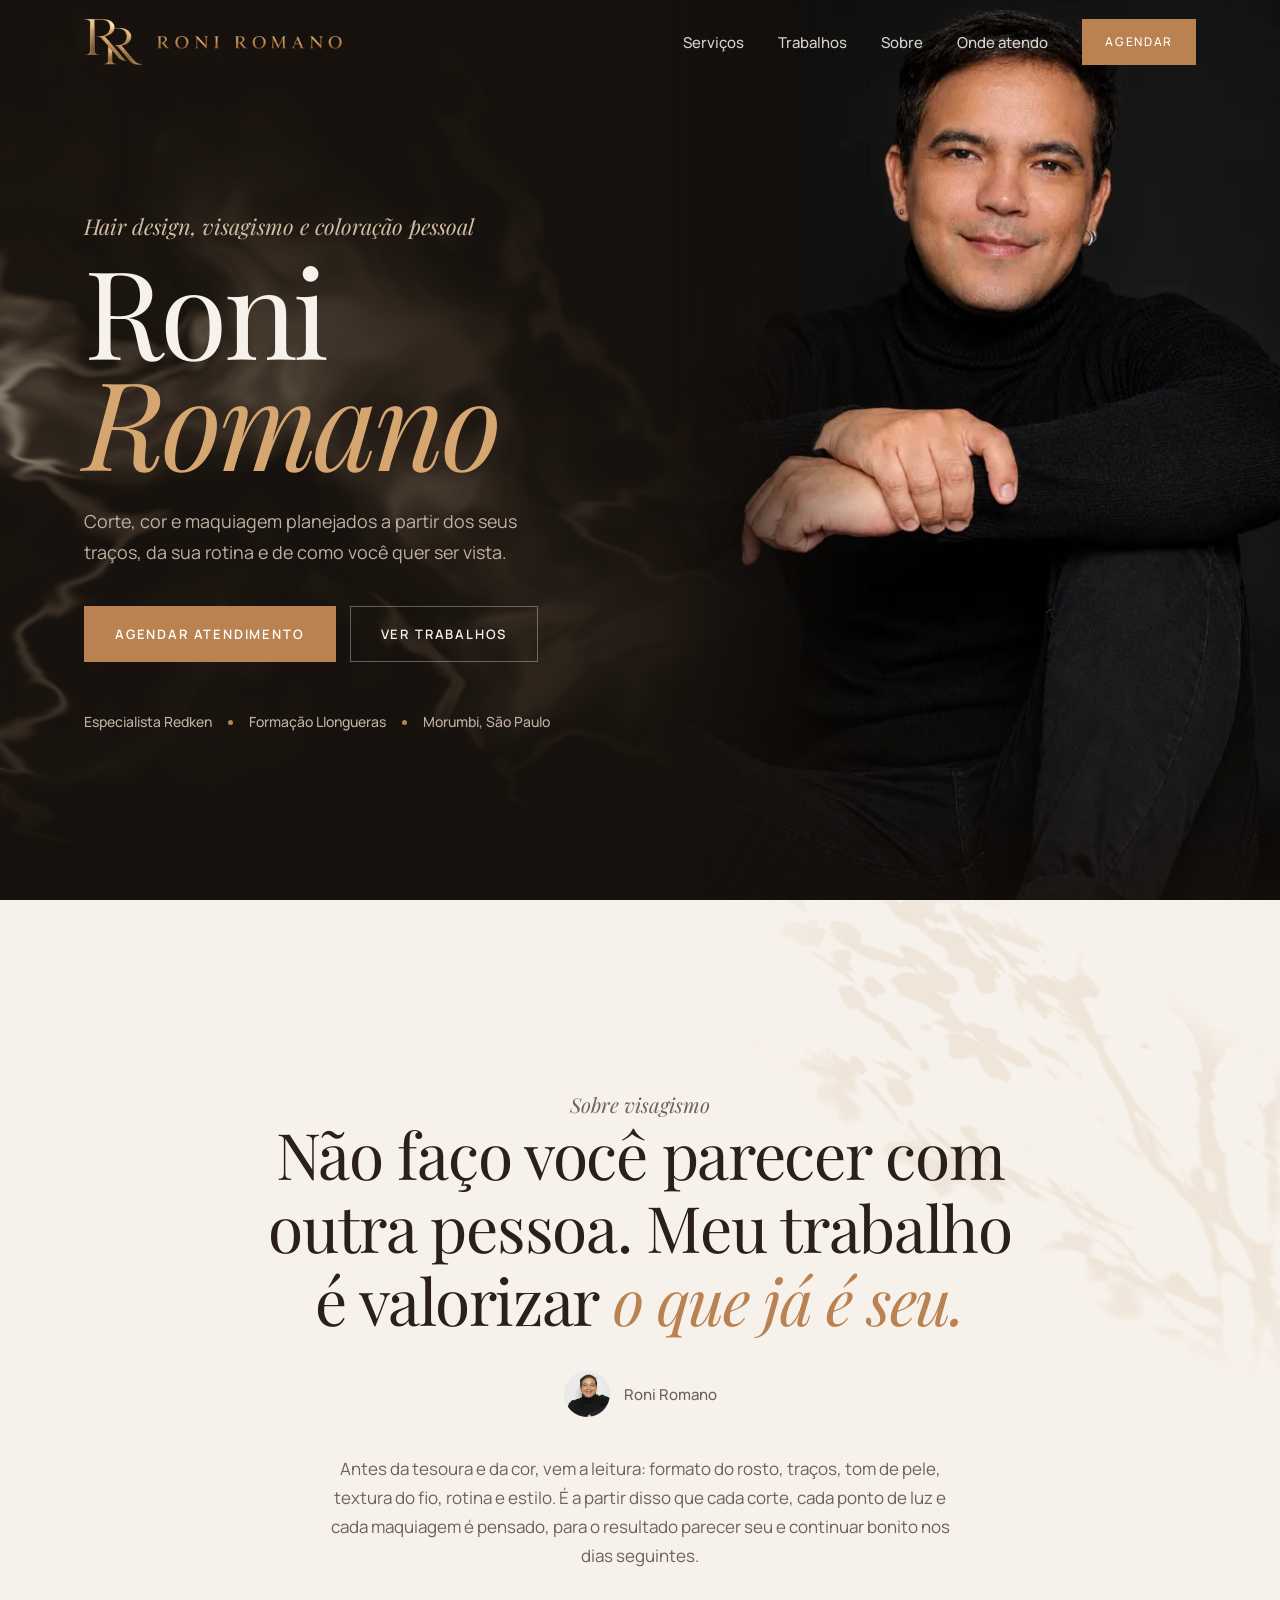
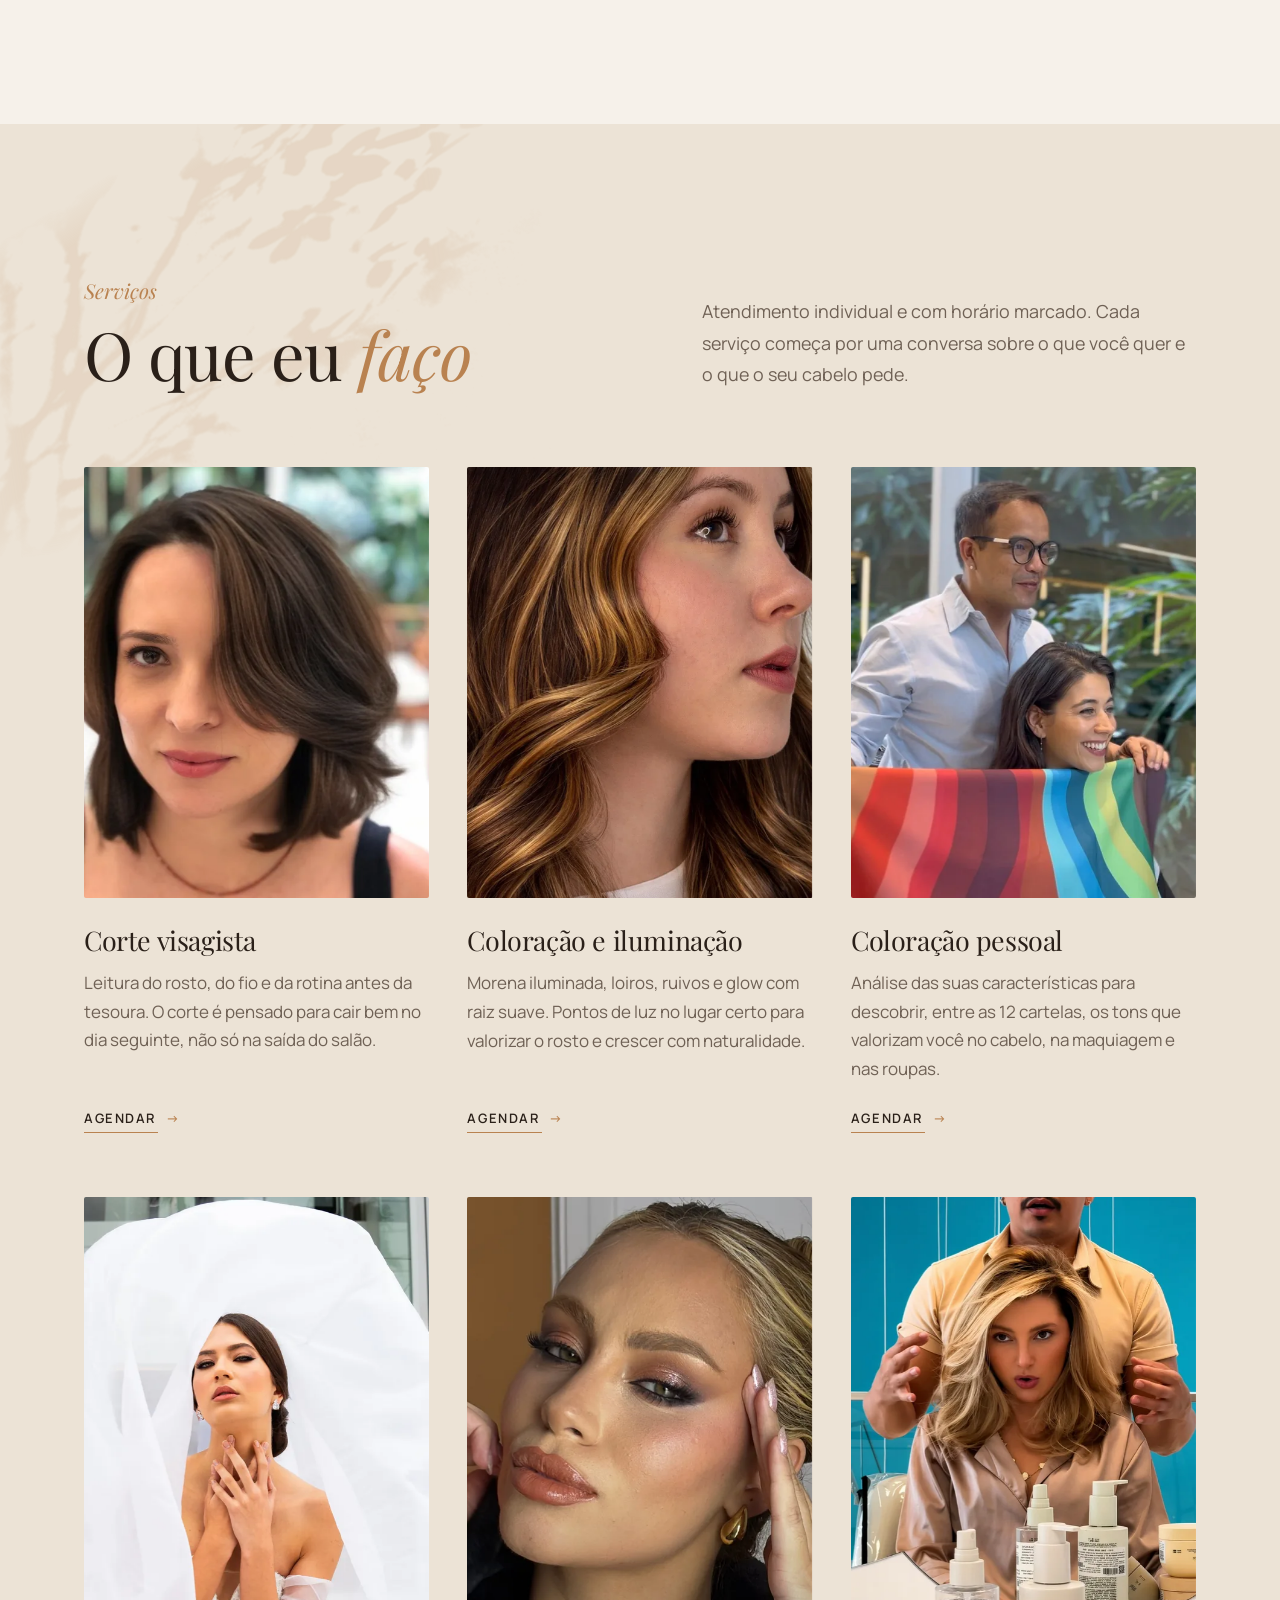
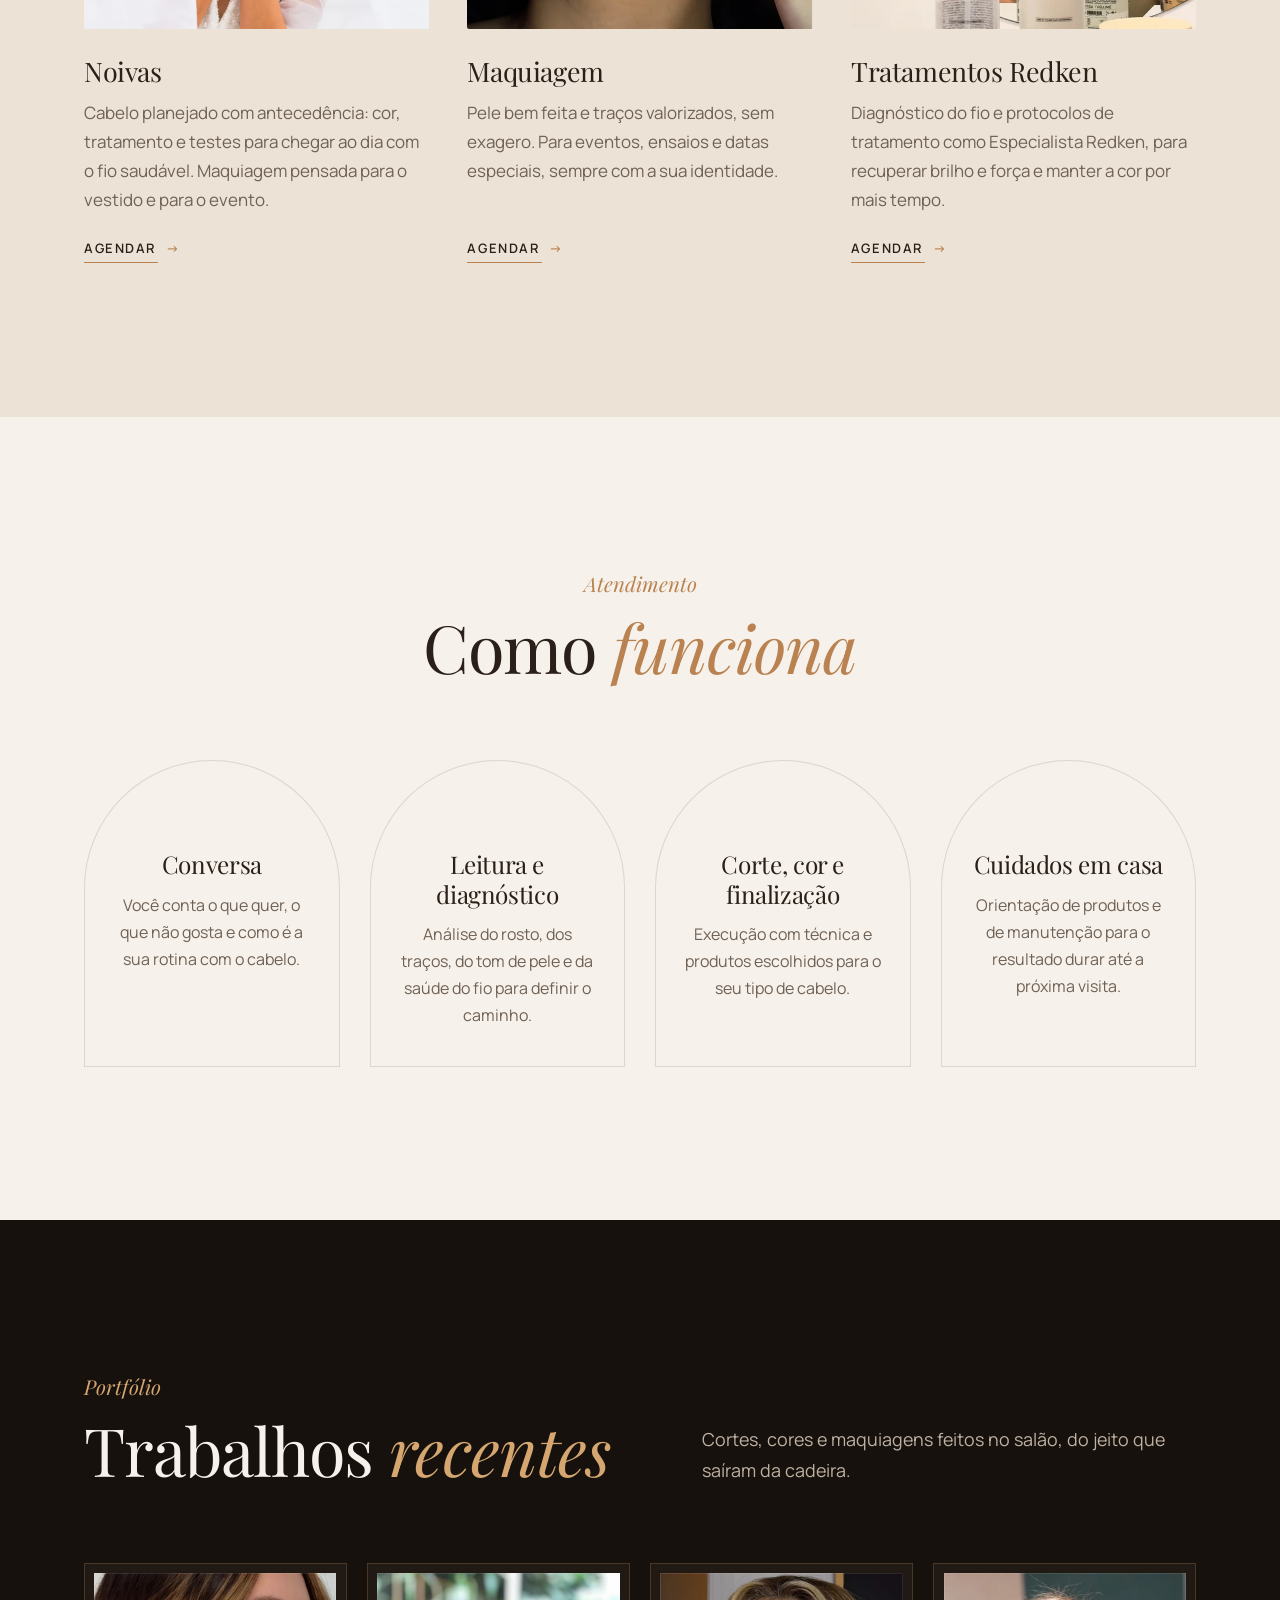
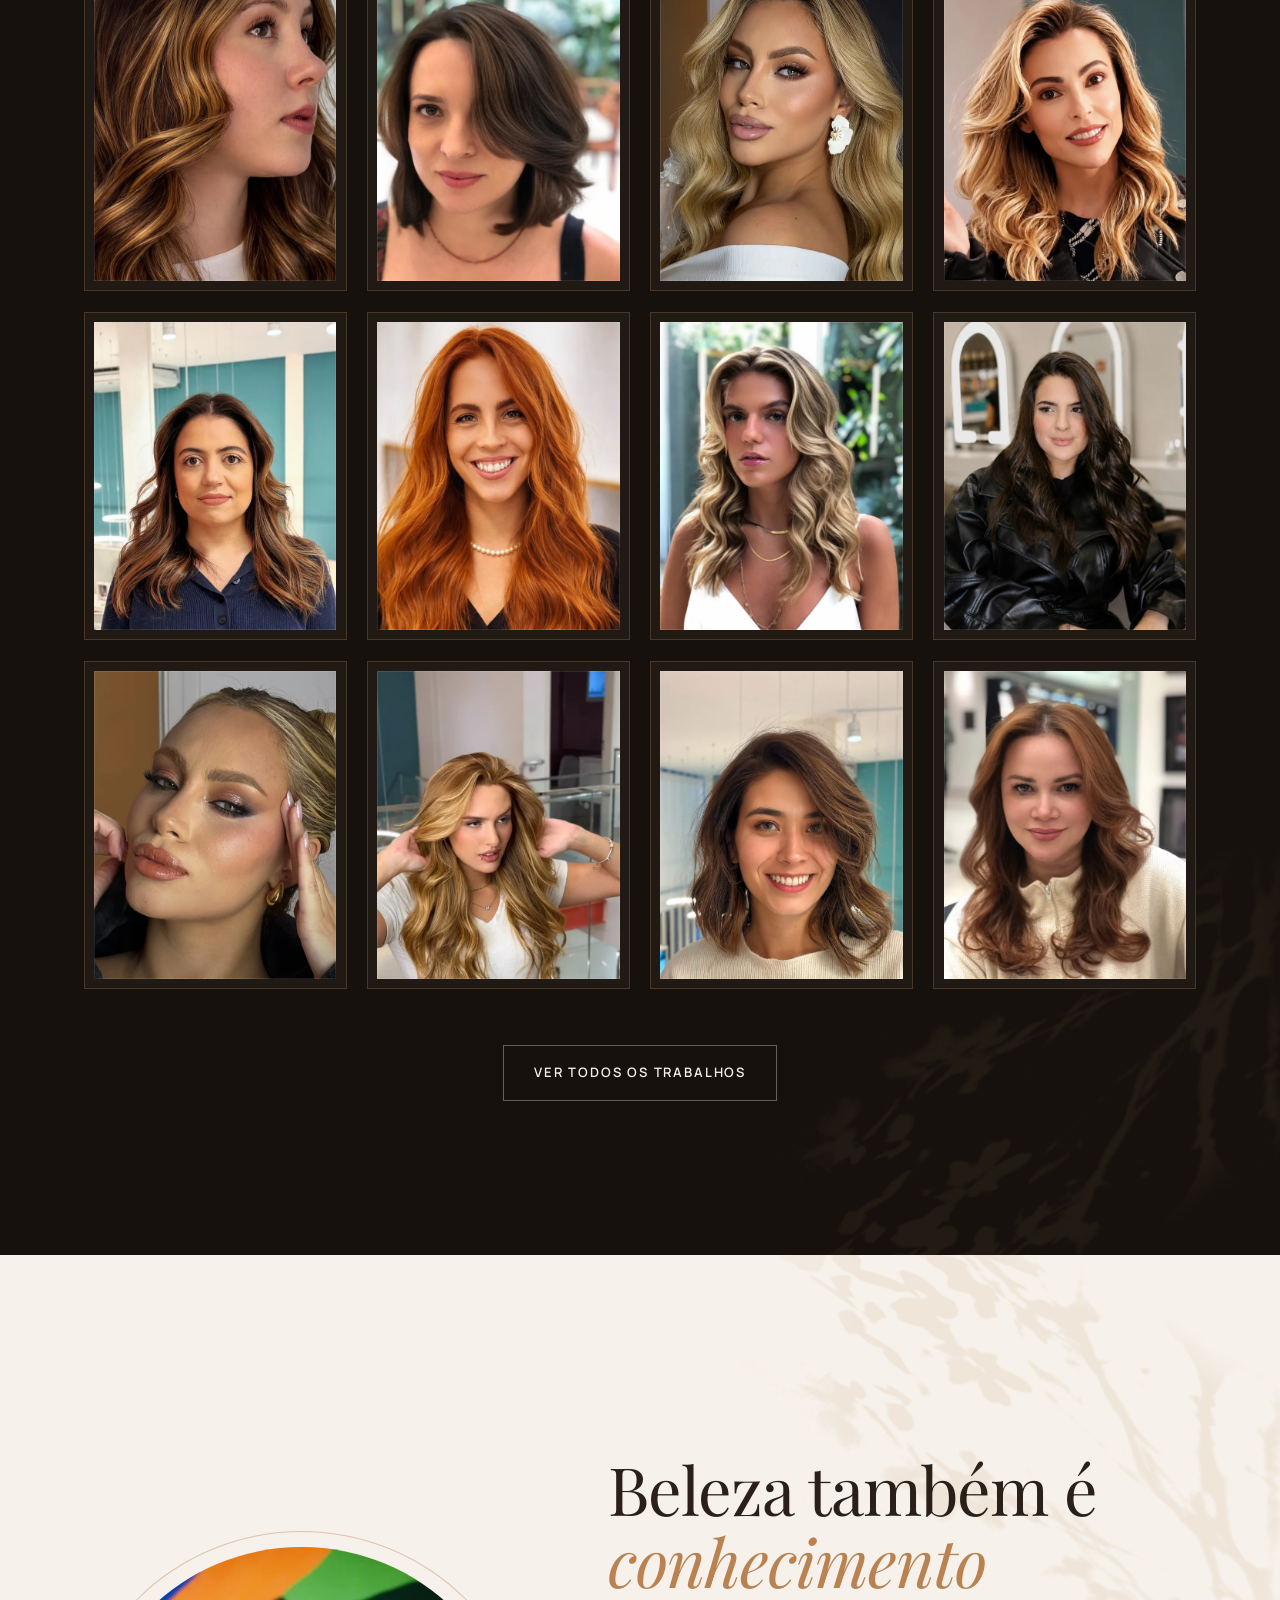
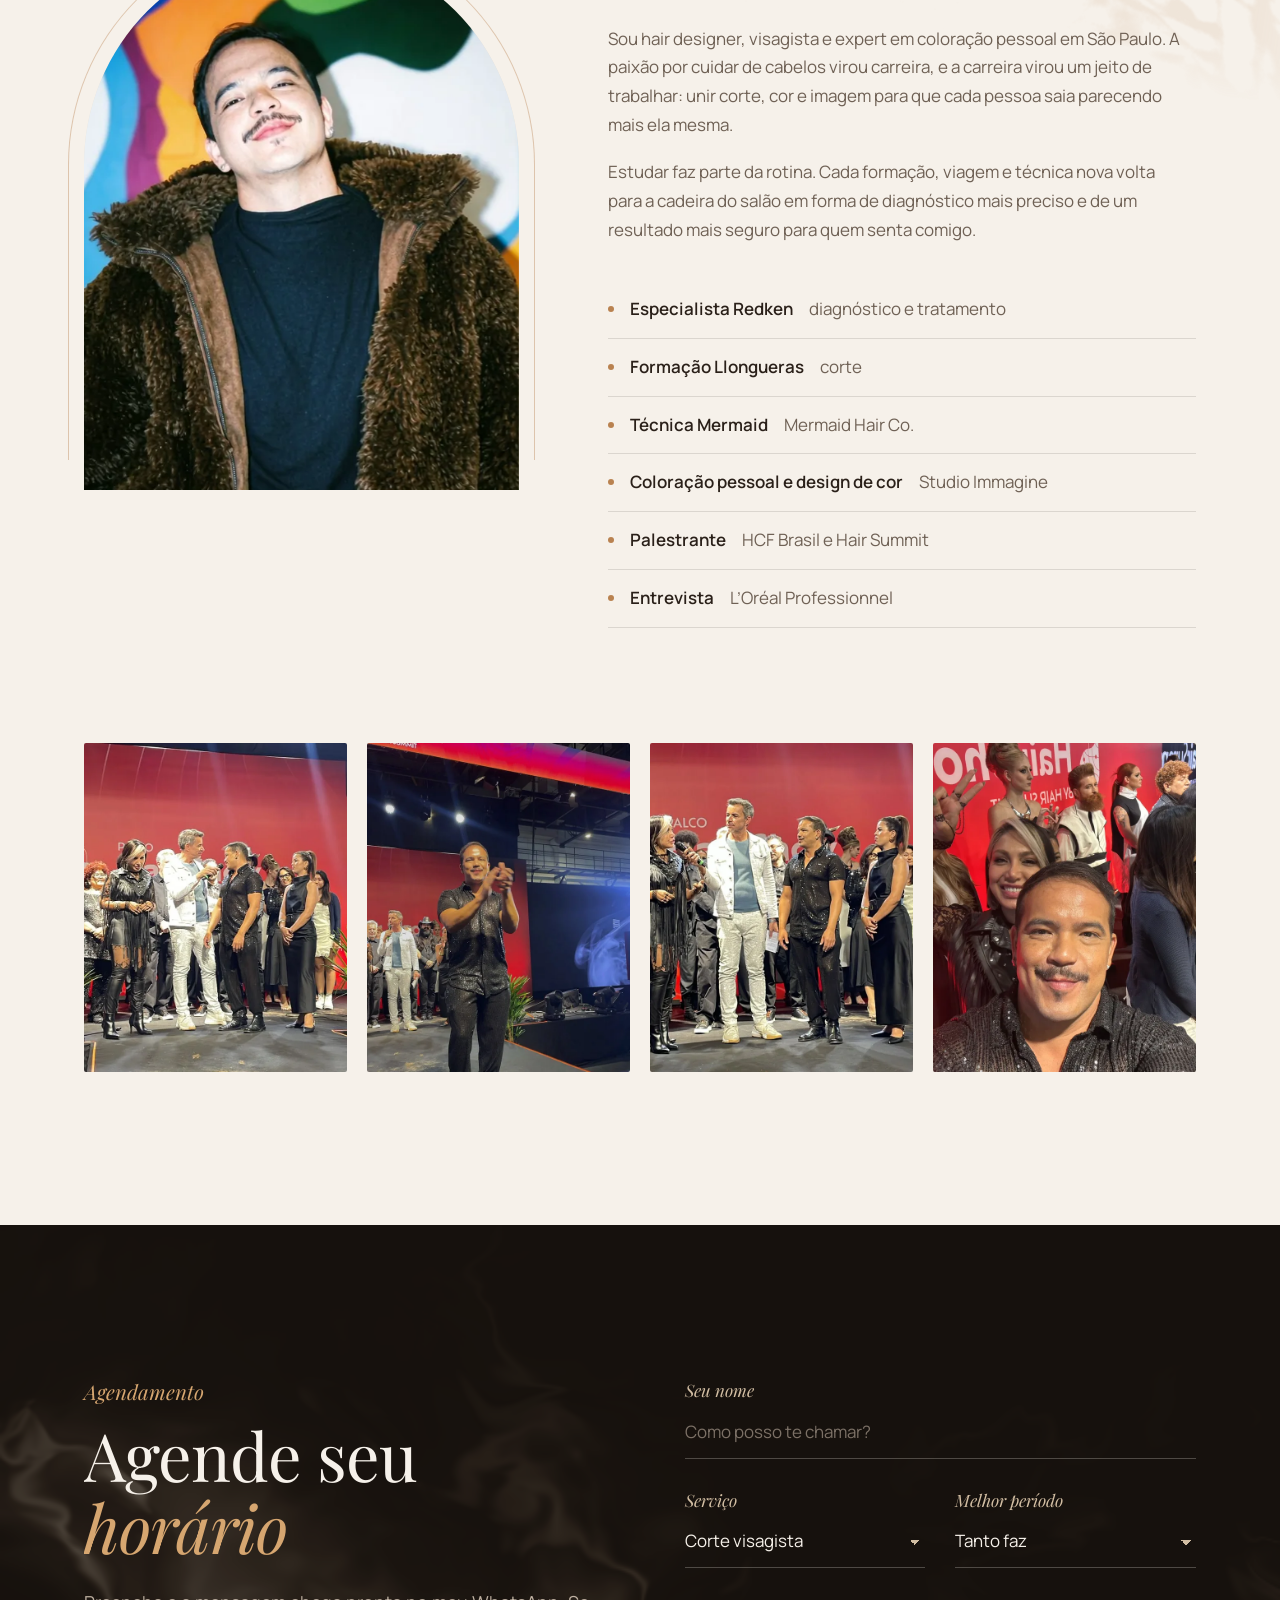
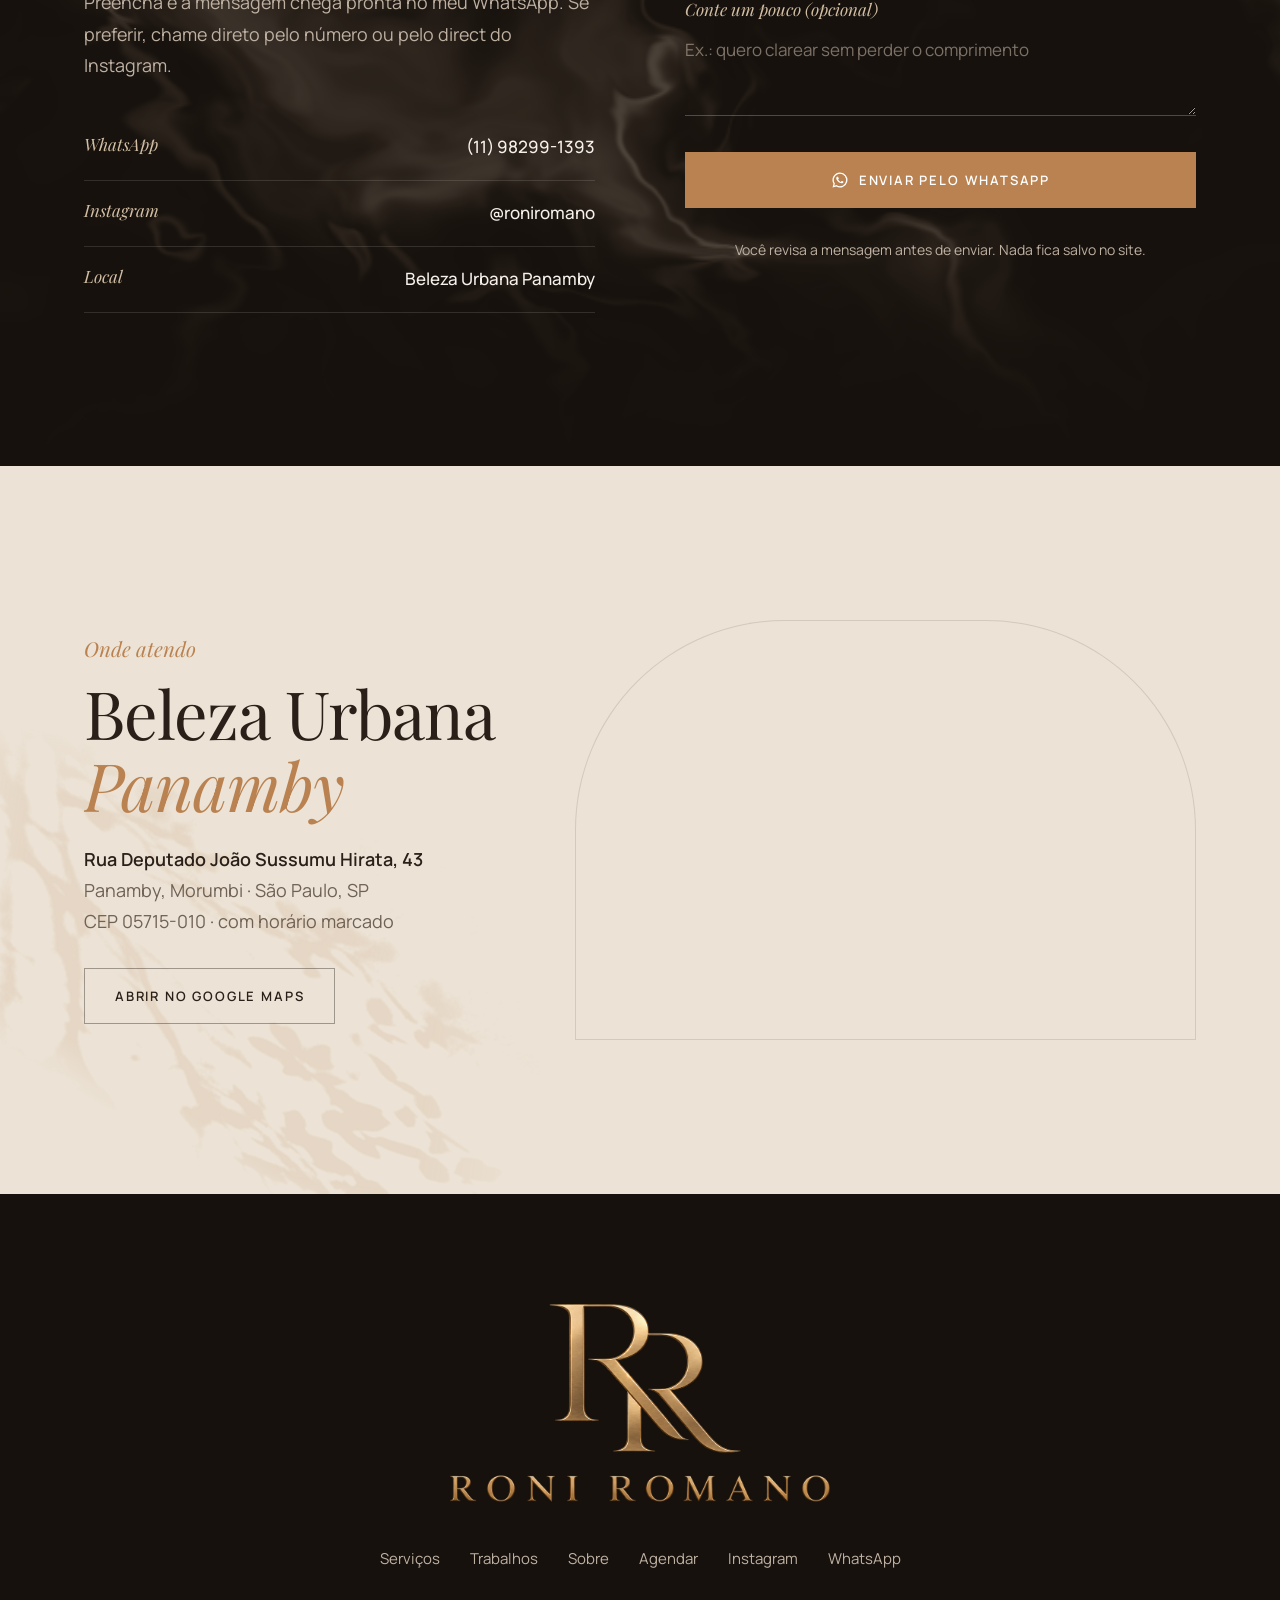
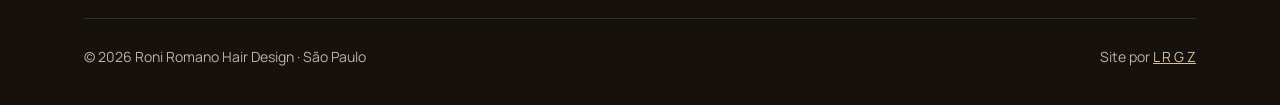
<file: index.html>
<!doctype html>
<html lang="pt-BR">
<head>
<meta charset="utf-8">
<meta name="viewport" content="width=device-width,initial-scale=1,viewport-fit=cover">
<title>Roni Romano · Hair Design e Visagismo | Morumbi, São Paulo</title>
<meta name="description" content="Corte visagista, coloração, coloração pessoal, noivas e maquiagem com Roni Romano, Especialista Redken. Atendimento no Beleza Urbana Panamby, Morumbi, São Paulo.">
<meta name="theme-color" content="#16110d">
<link rel="icon" href="favicon.ico" sizes="any">
<link rel="icon" href="favicon-32.png" sizes="32x32" type="image/png">
<link rel="icon" href="favicon-192.png" sizes="192x192" type="image/png">
<link rel="apple-touch-icon" href="apple-touch-icon.png">
<meta property="og:type" content="website">
<meta property="og:locale" content="pt_BR">
<meta property="og:site_name" content="Roni Romano">
<meta property="og:title" content="Roni Romano · Hair Design e Visagismo">
<meta property="og:description" content="Corte, cor e imagem planejados a partir dos seus traços. Morumbi, São Paulo.">
<link rel="canonical" href="https://roniromanovisagismo.com.br/">
<meta property="og:url" content="https://roniromanovisagismo.com.br/">
<meta property="og:image" content="https://roniromanovisagismo.com.br/og.jpg?v=4">
<meta property="og:image:secure_url" content="https://roniromanovisagismo.com.br/og.jpg?v=4">
<meta property="og:image:type" content="image/jpeg">
<meta property="og:image:alt" content="Roni Romano, hair designer e visagista, em retrato com a logo dourada RR">
<meta property="og:image:width" content="1200">
<meta property="og:image:height" content="630">
<meta name="twitter:card" content="summary_large_image">
<meta name="twitter:image" content="https://roniromanovisagismo.com.br/og.jpg?v=4">
<link rel="preconnect" href="https://fonts.googleapis.com">
<link rel="preconnect" href="https://fonts.gstatic.com" crossorigin>
<link href="https://fonts.googleapis.com/css2?family=Manrope:wght@400;500;600&family=Playfair+Display:ital,wght@0,400;0,500;1,400&display=swap" rel="stylesheet">
<link rel="preload" as="image" href="assets/img/roni-hero-1080.webp" imagesrcset="assets/img/roni-hero-640.webp 640w, assets/img/roni-hero-1080.webp 942w" imagesizes="(max-width:900px) 100vw, 50vw">
<link rel="preload" as="image" href="assets/img/ramo.webp">
<link rel="stylesheet" href="assets/style.css?v=20261118">
<script>document.documentElement.classList.add("js")</script>
<script type="application/ld+json">
{"@context":"https://schema.org","@type":"HairSalon","name":"Roni Romano Hair Design","description":"Hair design, visagismo, coloração, coloração pessoal, noivas e maquiagem.","telephone":"+55 11 98299-1393","address":{"@type":"PostalAddress","streetAddress":"Rua Deputado João Sussumu Hirata, 43","addressLocality":"São Paulo","addressRegion":"SP","postalCode":"05715-010","addressCountry":"BR"},"sameAs":["https://www.instagram.com/roniromano/"]}
</script>
</head>
<body>
<a class="pular" href="#conteudo">Pular para o conteúdo</a>
<!--TOPO-->
<header class="topo">
  <div class="caixa">
    <a class="marca" href="/#inicio" aria-label="Roni Romano, início"><img class="marca__rr" src="assets/img/logo-rr.png" width="307" height="240" alt=""><img class="marca__nome" src="assets/img/logo-nome.png" width="1026" height="72" alt="Roni Romano"></a>
    <button class="abre-menu" type="button" aria-label="Abrir menu" aria-expanded="false" aria-controls="menu"><span></span><span></span></button>
    <nav class="menu" id="menu" aria-label="Principal">
      <a href="/#servicos">Serviços</a>
      <a href="/trabalhos">Trabalhos</a>
      <a href="/#sobre">Sobre</a>
      <a href="/#onde">Onde atendo</a>
      <a class="btn" href="/#agendar">Agendar</a>
    </nav>
  </div>
</header>
<!--/TOPO-->

<main id="conteudo">
<section class="hero escuro" id="inicio">
  <canvas class="hero__fumaca" id="fumaca" aria-hidden="true"></canvas>
  <video class="hero__fumaca hero__fumaca--video" id="fumaca-video" muted loop playsinline webkit-playsinline disablepictureinpicture preload="none" poster="assets/img/fumaca-poster.webp?v=20261026" data-src="assets/video/fumaca-celular.mp4?v=20261026" aria-hidden="true"></video>
  <div class="hero__texto">
    <p class="chapeu entra" style="--d:0">Hair design, visagismo e coloração pessoal</p>
    <h1><span class="entra" style="--d:1">Roni</span><span class="entra" style="--d:2"><em>Romano</em></span></h1>
    <p class="lead entra" style="--d:3">Corte, cor e maquiagem planejados a partir dos seus traços, da sua rotina e de como você quer ser vista.</p>
    <div class="hero__acoes entra" style="--d:4">
      <a class="btn" href="#agendar">Agendar atendimento</a>
      <a class="btn btn--linha" href="#trabalhos">Ver trabalhos</a>
    </div>
    <ul class="hero__selos entra" style="--d:5">
      <li>Especialista Redken</li>
      <li>Formação Llongueras</li>
      <li>Morumbi, São Paulo</li>
    </ul>
  </div>
  <figure class="hero__foto">
    <img src="assets/img/roni-hero-1080.webp" srcset="assets/img/roni-hero-640.webp 640w, assets/img/roni-hero-1080.webp 942w" sizes="(max-width:900px) 100vw, 50vw" width="942" height="1570" alt="Roni Romano de blusa preta, sentado, sorrindo, em estúdio escuro" fetchpriority="high">
  </figure>
</section>

<section class="secao manifesto com-ramo">
  <span class="ramo ramo-d" aria-hidden="true"></span>
  <div class="caixa">
    <p class="chapeu revela">Sobre visagismo</p>
    <blockquote class="revela" style="--d:1">Não faço você parecer com outra pessoa. Meu trabalho é valorizar <em>o que já é seu.</em></blockquote>
    <cite class="revela" style="--d:2"><img src="assets/img/roni-avatar-640.webp" width="92" height="92" alt="" loading="lazy">Roni Romano</cite>
    <p class="revela" style="--d:3">Antes da tesoura e da cor, vem a leitura: formato do rosto, traços, tom de pele, textura do fio, rotina e estilo. É a partir disso que cada corte, cada ponto de luz e cada maquiagem é pensado, para o resultado parecer seu e continuar bonito nos dias seguintes.</p>
  </div>
</section>

<section class="secao linho com-ramo" id="servicos">
  <span class="ramo ramo-e" aria-hidden="true"></span>
  <div class="caixa">
    <div class="cabeca">
      <div>
        <p class="chapeu revela">Serviços</p>
        <h2 class="revela" style="--d:1"><span class="mascara"><span>O que eu <em>faço</em></span></span></h2>
      </div>
      <p class="lead revela" style="--d:2">Atendimento individual e com horário marcado. Cada serviço começa por uma conversa sobre o que você quer e o que o seu cabelo pede.</p>
    </div>
    <div class="servicos">
      <article class="servico revela">
        <figure><img data-paralaxe src="assets/img/serv-corte-640.webp" srcset="assets/img/serv-corte-640.webp 640w, assets/img/serv-corte-1080.webp 1080w" sizes="(max-width:640px) 90vw, (max-width:900px) 46vw, 380px" width="640" height="800" alt="Corte na altura dos ombros com movimento" loading="lazy"></figure>
        <h3>Corte visagista</h3>
        <p>Leitura do rosto, do fio e da rotina antes da tesoura. O corte é pensado para cair bem no dia seguinte, não só na saída do salão.</p>
        <a class="link-seta" href="#agendar" data-servico="Corte visagista">Agendar <span aria-hidden="true">→</span></a>
      </article>
      <article class="servico revela" style="--d:1">
        <figure><img data-paralaxe src="assets/img/serv-cor-640.webp" srcset="assets/img/serv-cor-640.webp 640w, assets/img/serv-cor-1080.webp 1080w" sizes="(max-width:640px) 90vw, (max-width:900px) 46vw, 380px" width="640" height="800" alt="Morena iluminada com mechas caramelo" loading="lazy"></figure>
        <h3>Coloração e iluminação</h3>
        <p>Morena iluminada, loiros, ruivos e glow com raiz suave. Pontos de luz no lugar certo para valorizar o rosto e crescer com naturalidade.</p>
        <a class="link-seta" href="#agendar" data-servico="Coloração e iluminação">Agendar <span aria-hidden="true">→</span></a>
      </article>
      <article class="servico revela" style="--d:2">
        <figure><img data-paralaxe src="assets/img/serv-pessoal-640.webp" srcset="assets/img/serv-pessoal-640.webp 640w, assets/img/serv-pessoal-1080.webp 1080w" sizes="(max-width:640px) 90vw, (max-width:900px) 46vw, 380px" width="640" height="800" alt="Roni fazendo análise de coloração pessoal com tecidos coloridos" loading="lazy"></figure>
        <h3>Coloração pessoal</h3>
        <p>Análise das suas características para descobrir, entre as 12 cartelas, os tons que valorizam você no cabelo, na maquiagem e nas roupas.</p>
        <a class="link-seta" href="#agendar" data-servico="Coloração pessoal">Agendar <span aria-hidden="true">→</span></a>
      </article>
      <article class="servico revela">
        <figure><img data-paralaxe src="assets/img/serv-noivas-640.webp" srcset="assets/img/serv-noivas-640.webp 640w, assets/img/serv-noivas-1080.webp 1080w" sizes="(max-width:640px) 90vw, (max-width:900px) 46vw, 380px" width="640" height="800" alt="Noiva com véu em editorial" loading="lazy"></figure>
        <h3>Noivas</h3>
        <p>Cabelo planejado com antecedência: cor, tratamento e testes para chegar ao dia com o fio saudável. Maquiagem pensada para o vestido e para o evento.</p>
        <a class="link-seta" href="#agendar" data-servico="Noivas">Agendar <span aria-hidden="true">→</span></a>
      </article>
      <article class="servico revela" style="--d:1">
        <figure><img data-paralaxe src="assets/img/serv-make-640.webp" srcset="assets/img/serv-make-640.webp 640w, assets/img/serv-make-1080.webp 1080w" sizes="(max-width:640px) 90vw, (max-width:900px) 46vw, 380px" width="640" height="800" alt="Maquiagem com pele iluminada e olho esfumado" loading="lazy"></figure>
        <h3>Maquiagem</h3>
        <p>Pele bem feita e traços valorizados, sem exagero. Para eventos, ensaios e datas especiais, sempre com a sua identidade.</p>
        <a class="link-seta" href="#agendar" data-servico="Maquiagem">Agendar <span aria-hidden="true">→</span></a>
      </article>
      <article class="servico revela" style="--d:2">
        <figure><img data-paralaxe src="assets/img/serv-trat-640.webp" srcset="assets/img/serv-trat-640.webp 640w, assets/img/serv-trat-1080.webp 1080w" sizes="(max-width:640px) 90vw, (max-width:900px) 46vw, 380px" width="640" height="800" alt="Roni finalizando o cabelo da cliente com produtos Redken na bancada" loading="lazy"></figure>
        <h3>Tratamentos Redken</h3>
        <p>Diagnóstico do fio e protocolos de tratamento como Especialista Redken, para recuperar brilho e força e manter a cor por mais tempo.</p>
        <a class="link-seta" href="#agendar" data-servico="Tratamento">Agendar <span aria-hidden="true">→</span></a>
      </article>
    </div>
  </div>
</section>

<section class="secao">
  <div class="caixa">
    <div class="cabeca centro" style="grid-template-columns:1fr">
      <div>
        <p class="chapeu revela">Atendimento</p>
        <h2 class="revela" style="--d:1"><span class="mascara"><span>Como <em>funciona</em></span></span></h2>
      </div>
    </div>
    <ol class="etapas">
      <li class="revela"><h3>Conversa</h3><p>Você conta o que quer, o que não gosta e como é a sua rotina com o cabelo.</p></li>
      <li class="revela" style="--d:1"><h3>Leitura e diagnóstico</h3><p>Análise do rosto, dos traços, do tom de pele e da saúde do fio para definir o caminho.</p></li>
      <li class="revela" style="--d:2"><h3>Corte, cor e finalização</h3><p>Execução com técnica e produtos escolhidos para o seu tipo de cabelo.</p></li>
      <li class="revela" style="--d:3"><h3>Cuidados em casa</h3><p>Orientação de produtos e de manutenção para o resultado durar até a próxima visita.</p></li>
    </ol>
  </div>
</section>

<section class="secao escuro com-ramo" id="trabalhos">
  <span class="ramo ramo-db" aria-hidden="true"></span>
  <div class="caixa">
    <div class="cabeca">
      <div>
        <p class="chapeu revela">Portfólio</p>
        <h2 class="revela" style="--d:1"><span class="mascara"><span>Trabalhos <em>recentes</em></span></span></h2>
      </div>
      <p class="lead revela" style="--d:2">Cortes, cores e maquiagens feitos no salão, do jeito que saíram da cadeira.</p>
    </div>
    <div class="grade">
<!--GRADE-HOME-->
      <figure class="obra revela" data-cat="cor" style="--d:0"><button type="button" data-grande="assets/img/p01-1080.webp" data-leg="Coloração" data-tipo="Coloração" data-alt="Resultado de coloração feito por Roni Romano" aria-label="Ampliar foto: Coloração"><img src="assets/img/p01-640.webp" width="640" height="800" alt="Resultado de coloração feito por Roni Romano" loading="lazy" decoding="async"></button></figure>
      <figure class="obra revela" data-cat="corte" style="--d:1"><button type="button" data-grande="assets/img/p02-1080.webp" data-leg="Corte" data-tipo="Corte" data-alt="Resultado de corte feito por Roni Romano" aria-label="Ampliar foto: Corte"><img src="assets/img/p02-640.webp" width="640" height="800" alt="Resultado de corte feito por Roni Romano" loading="lazy" decoding="async"></button></figure>
      <figure class="obra revela" data-cat="make" style="--d:2"><button type="button" data-grande="assets/img/p03-1080.webp" data-leg="Make e penteado" data-tipo="Make e penteado" data-alt="Maquiagem e penteado feito por Roni Romano" aria-label="Ampliar foto: Make e penteado"><img src="assets/img/p03-640.webp" width="640" height="800" alt="Maquiagem e penteado feito por Roni Romano" loading="lazy" decoding="async"></button></figure>
      <figure class="obra revela" data-cat="cor" style="--d:3"><button type="button" data-grande="assets/img/p04-1080.webp" data-leg="Coloração" data-tipo="Coloração" data-alt="Resultado de coloração feito por Roni Romano" aria-label="Ampliar foto: Coloração"><img src="assets/img/p04-640.webp" width="640" height="800" alt="Resultado de coloração feito por Roni Romano" loading="lazy" decoding="async"></button></figure>
      <figure class="obra revela" data-cat="corte" style="--d:0"><button type="button" data-grande="assets/img/p05-1080.webp" data-leg="Corte" data-tipo="Corte" data-alt="Resultado de corte feito por Roni Romano" aria-label="Ampliar foto: Corte"><img src="assets/img/p05-640.webp" width="640" height="800" alt="Resultado de corte feito por Roni Romano" loading="lazy" decoding="async"></button></figure>
      <figure class="obra revela" data-cat="cor" style="--d:1"><button type="button" data-grande="assets/img/p06-1080.webp" data-leg="Coloração" data-tipo="Coloração" data-alt="Resultado de coloração feito por Roni Romano" aria-label="Ampliar foto: Coloração"><img src="assets/img/p06-640.webp" width="640" height="800" alt="Resultado de coloração feito por Roni Romano" loading="lazy" decoding="async"></button></figure>
      <figure class="obra revela" data-cat="cor" style="--d:2"><button type="button" data-grande="assets/img/p07-1080.webp" data-leg="Coloração" data-tipo="Coloração" data-alt="Resultado de coloração feito por Roni Romano" aria-label="Ampliar foto: Coloração"><img src="assets/img/p07-640.webp" width="640" height="800" alt="Resultado de coloração feito por Roni Romano" loading="lazy" decoding="async"></button></figure>
      <figure class="obra revela" data-cat="corte" style="--d:3"><button type="button" data-grande="assets/img/p08-1080.webp" data-leg="Corte" data-tipo="Corte" data-alt="Resultado de corte feito por Roni Romano" aria-label="Ampliar foto: Corte"><img src="assets/img/p08-640.webp" width="640" height="800" alt="Resultado de corte feito por Roni Romano" loading="lazy" decoding="async"></button></figure>
      <figure class="obra revela" data-cat="make" style="--d:0"><button type="button" data-grande="assets/img/p09-1080.webp" data-leg="Make e penteado" data-tipo="Make e penteado" data-alt="Maquiagem e penteado feito por Roni Romano" aria-label="Ampliar foto: Make e penteado"><img src="assets/img/p09-640.webp" width="640" height="800" alt="Maquiagem e penteado feito por Roni Romano" loading="lazy" decoding="async"></button></figure>
      <figure class="obra revela" data-cat="cor" style="--d:1"><button type="button" data-grande="assets/img/p10-1080.webp" data-leg="Coloração" data-tipo="Coloração" data-alt="Resultado de coloração feito por Roni Romano" aria-label="Ampliar foto: Coloração"><img src="assets/img/p10-640.webp" width="640" height="800" alt="Resultado de coloração feito por Roni Romano" loading="lazy" decoding="async"></button></figure>
      <figure class="obra revela" data-cat="corte" style="--d:2"><button type="button" data-grande="assets/img/p11-1080.webp" data-leg="Corte" data-tipo="Corte" data-alt="Resultado de corte feito por Roni Romano" aria-label="Ampliar foto: Corte"><img src="assets/img/p11-640.webp" width="640" height="800" alt="Resultado de corte feito por Roni Romano" loading="lazy" decoding="async"></button></figure>
      <figure class="obra revela" data-cat="cor" style="--d:3"><button type="button" data-grande="assets/img/p12-1080.webp" data-leg="Coloração" data-tipo="Coloração" data-alt="Resultado de coloração feito por Roni Romano" aria-label="Ampliar foto: Coloração"><img src="assets/img/p12-640.webp" width="640" height="800" alt="Resultado de coloração feito por Roni Romano" loading="lazy" decoding="async"></button></figure>
<!--/GRADE-HOME-->
    </div>
    <div class="trabalhos__mais"><a class="btn btn--linha" href="/trabalhos">Ver todos os trabalhos</a></div>
  </div>
</section>

<section class="secao com-ramo" id="sobre">
  <span class="ramo ramo-d" aria-hidden="true"></span>
  <div class="caixa">
    <div class="sobre">
      <div class="sobre__foto revela"><figure><img data-paralaxe src="assets/img/roni-sobre-640.webp" srcset="assets/img/roni-sobre-640.webp 640w, assets/img/roni-sobre-1080.webp 1080w" sizes="(max-width:900px) 86vw, 440px" width="640" height="800" alt="Roni Romano de casaco de pelúcia marrom diante de um painel colorido" loading="lazy"></figure></div>
      <div>
        <p class="chapeu revela">Sobre</p>
        <h2 class="revela" style="--d:1"><span class="mascara"><span>Beleza também é <em>conhecimento</em></span></span></h2>
        <p class="revela" style="--d:2">Sou hair designer, visagista e expert em coloração pessoal em São Paulo. A paixão por cuidar de cabelos virou carreira, e a carreira virou um jeito de trabalhar: unir corte, cor e imagem para que cada pessoa saia parecendo mais ela mesma.</p>
        <p class="revela" style="--d:3">Estudar faz parte da rotina. Cada formação, viagem e técnica nova volta para a cadeira do salão em forma de diagnóstico mais preciso e de um resultado mais seguro para quem senta comigo.</p>
        <ul class="formacoes revela" style="--d:4">
          <li><b>Especialista Redken</b><span>diagnóstico e tratamento</span></li>
          <li><b>Formação Llongueras</b><span>corte</span></li>
          <li><b>Técnica Mermaid</b><span>Mermaid Hair Co.</span></li>
          <li><b>Coloração pessoal e design de cor</b><span>Studio Immagine</span></li>
          <li><b>Palestrante</b><span>HCF Brasil e Hair Summit</span></li>
          <li><b>Entrevista</b><span>L’Oréal Professionnel</span></li>
        </ul>
      </div>
    </div>
    <div class="bastidores">
      <figure class="revela"><img src="assets/img/roni-entrevista-640.webp" width="640" height="800" alt="Roni entrevistado no palco do Hair Show, ao lado de nomes do setor" loading="lazy"></figure>
      <figure class="revela" style="--d:1"><img src="assets/img/roni-palco-640.webp" width="640" height="800" alt="Roni no palco do Hair Show, do Hair Summit" loading="lazy"></figure>
      <figure class="revela" style="--d:2"><img src="assets/img/roni-premiacao-640.webp" width="640" height="800" alt="Roni no encerramento do Hair Show, com apresentadores e convidados" loading="lazy"></figure>
      <figure class="revela" style="--d:3"><img src="assets/img/roni-hairshow-640.webp" width="640" height="800" alt="Roni nos bastidores do Hair Show, com modelos ao fundo" loading="lazy"></figure>
    </div>
  </div>
</section>

<section class="secao escuro agendar-fundo" id="agendar">
  <canvas class="fumaca-leve" id="fumaca-agendar" aria-hidden="true"></canvas>
  <video class="fumaca-leve fumaca-leve--video" id="fumaca-agendar-video" muted loop playsinline webkit-playsinline disablepictureinpicture preload="none" data-src="assets/video/fumaca-celular.mp4?v=20261026" aria-hidden="true"></video>
  <div class="caixa agendar">
    <div>
      <p class="chapeu revela">Agendamento</p>
      <h2 class="revela" style="--d:1"><span class="mascara"><span>Agende seu <em>horário</em></span></span></h2>
      <p class="lead revela" style="--d:2">Preencha e a mensagem chega pronta no meu WhatsApp. Se preferir, chame direto pelo número ou pelo direct do Instagram.</p>
      <ul class="contatos revela" style="--d:3">
        <li><small>WhatsApp</small><a href="https://wa.me/5511982991393" target="_blank" rel="noopener">(11) 98299-1393</a></li>
        <li><small>Instagram</small><a href="https://www.instagram.com/roniromano/" target="_blank" rel="noopener">@roniromano</a></li>
        <li><small>Local</small><a href="#onde">Beleza Urbana Panamby</a></li>
      </ul>
    </div>
    <form class="form revela" style="--d:2" novalidate>
      <div class="campo"><label for="nome">Seu nome</label><input id="nome" name="nome" autocomplete="given-name" placeholder="Como posso te chamar?"></div>
      <div class="duas">
        <div class="campo"><label for="servico">Serviço</label>
          <select id="servico" name="servico">
            <option>Corte visagista</option>
            <option>Coloração e iluminação</option>
            <option>Corte e coloração</option>
            <option>Coloração pessoal</option>
            <option>Noivas</option>
            <option>Maquiagem</option>
            <option>Tratamento</option>
            <option>Quero uma avaliação</option>
          </select>
        </div>
        <div class="campo"><label for="periodo">Melhor período</label>
          <select id="periodo" name="periodo">
            <option value="">Tanto faz</option>
            <option>Manhã</option>
            <option>Tarde</option>
            <option>Noite</option>
            <option>Sábado</option>
          </select>
        </div>
      </div>
      <div class="campo"><label for="obs">Conte um pouco (opcional)</label><textarea id="obs" name="obs" placeholder="Ex.: quero clarear sem perder o comprimento"></textarea></div>
      <button class="btn" type="submit"><svg viewBox="0 0 24 24" fill="currentColor" aria-hidden="true"><path d="M12 2a10 10 0 0 0-8.6 15.1L2 22l5-1.3A10 10 0 1 0 12 2Zm0 18.2c-1.5 0-3-.4-4.3-1.2l-.3-.2-3 .8.8-2.9-.2-.3A8.2 8.2 0 1 1 12 20.2Zm4.5-6.1c-.2-.1-1.5-.7-1.7-.8-.2-.1-.4-.1-.6.1l-.8 1c-.1.2-.3.2-.5.1a6.7 6.7 0 0 1-3.3-2.9c-.3-.4.2-.4.7-1.4.1-.2 0-.3 0-.4l-.8-1.9c-.2-.5-.4-.4-.6-.4h-.5c-.2 0-.4.1-.6.3-.2.2-.8.8-.8 2s.8 2.3.9 2.5c.1.2 1.6 2.5 4 3.5 1.5.6 2 .7 2.8.6.4-.1 1.5-.6 1.7-1.2.2-.6.2-1.1.1-1.2l-.5-.3Z"/></svg>Enviar pelo WhatsApp</button>
      <small>Você revisa a mensagem antes de enviar. Nada fica salvo no site.</small>
    </form>
  </div>
</section>

<section class="secao linho com-ramo" id="onde">
  <span class="ramo ramo-eb" aria-hidden="true"></span>
  <div class="caixa endereco">
    <div>
      <p class="chapeu revela">Onde atendo</p>
      <h2 class="revela" style="--d:1"><span class="mascara"><span>Beleza Urbana <em>Panamby</em></span></span></h2>
      <address class="revela" style="--d:2"><b>Rua Deputado João Sussumu Hirata, 43</b>Panamby, Morumbi · São Paulo, SP<br>CEP 05715-010 · com horário marcado</address>
      <a class="btn btn--linha revela" style="--d:3" href="https://www.google.com/maps/search/?api=1&amp;query=Rua+Deputado+Jo%C3%A3o+Sussumu+Hirata%2C+43%2C+S%C3%A3o+Paulo" target="_blank" rel="noopener">Abrir no Google Maps</a>
    </div>
    <div class="mapa revela" style="--d:2">
      <iframe title="Mapa do Beleza Urbana Panamby" loading="lazy" referrerpolicy="no-referrer-when-downgrade" src="https://www.google.com/maps?q=Rua+Deputado+Jo%C3%A3o+Sussumu+Hirata,+43,+S%C3%A3o+Paulo&amp;output=embed"></iframe>
    </div>
  </div>
</section>
</main>

<!--RODAPE-->
<footer class="rodape">
  <div class="caixa">
    <img class="rodape__logo" src="assets/img/logo.png" width="1000" height="523" alt="Roni Romano" loading="lazy">
    <nav aria-label="Rodapé">
      <a href="/#servicos">Serviços</a>
      <a href="/trabalhos">Trabalhos</a>
      <a href="/#sobre">Sobre</a>
      <a href="/#agendar">Agendar</a>
      <a href="https://www.instagram.com/roniromano/" target="_blank" rel="noopener">Instagram</a>
      <a href="https://wa.me/5511982991393" target="_blank" rel="noopener">WhatsApp</a>
    </nav>
    <div class="assina"><span>© <span data-ano>2026</span> Roni Romano Hair Design · São Paulo</span><span>Site por <a href="https://lrgz.com.br">L R G Z</a></span></div>
  </div>
</footer>
<a class="zap" href="https://wa.me/5511982991393" target="_blank" rel="noopener" aria-label="Conversar no WhatsApp"><svg viewBox="0 0 24 24" fill="currentColor" aria-hidden="true"><path d="M12 2a10 10 0 0 0-8.6 15.1L2 22l5-1.3A10 10 0 1 0 12 2Zm0 18.2c-1.5 0-3-.4-4.3-1.2l-.3-.2-3 .8.8-2.9-.2-.3A8.2 8.2 0 1 1 12 20.2Zm4.5-6.1c-.2-.1-1.5-.7-1.7-.8-.2-.1-.4-.1-.6.1l-.8 1c-.1.2-.3.2-.5.1a6.7 6.7 0 0 1-3.3-2.9c-.3-.4.2-.4.7-1.4.1-.2 0-.3 0-.4l-.8-1.9c-.2-.5-.4-.4-.6-.4h-.5c-.2 0-.4.1-.6.3-.2.2-.8.8-.8 2s.8 2.3.9 2.5c.1.2 1.6 2.5 4 3.5 1.5.6 2 .7 2.8.6.4-.1 1.5-.6 1.7-1.2.2-.6.2-1.1.1-1.2l-.5-.3Z"/></svg></a>
<div class="lupa" hidden role="dialog" aria-modal="true" aria-label="Foto ampliada">
  <figure><img alt=""><figcaption></figcaption></figure>
  <button class="fecha" type="button" aria-label="Fechar"><svg viewBox="0 0 24 24" fill="none" stroke="currentColor" stroke-width="1.5"><path d="M5 5l14 14M19 5L5 19"/></svg></button>
  <button class="ant" type="button" aria-label="Foto anterior"><svg viewBox="0 0 24 24" fill="none" stroke="currentColor" stroke-width="1.5"><path d="M15 5l-7 7 7 7"/></svg></button>
  <button class="prox" type="button" aria-label="Próxima foto"><svg viewBox="0 0 24 24" fill="none" stroke="currentColor" stroke-width="1.5"><path d="M9 5l7 7-7 7"/></svg></button>
</div>
<!--/RODAPE-->
<script src="assets/fumaca.js?v=20261118" defer></script>
<script src="assets/site.js?v=20261118" defer></script>
</body>
</html>
</file>
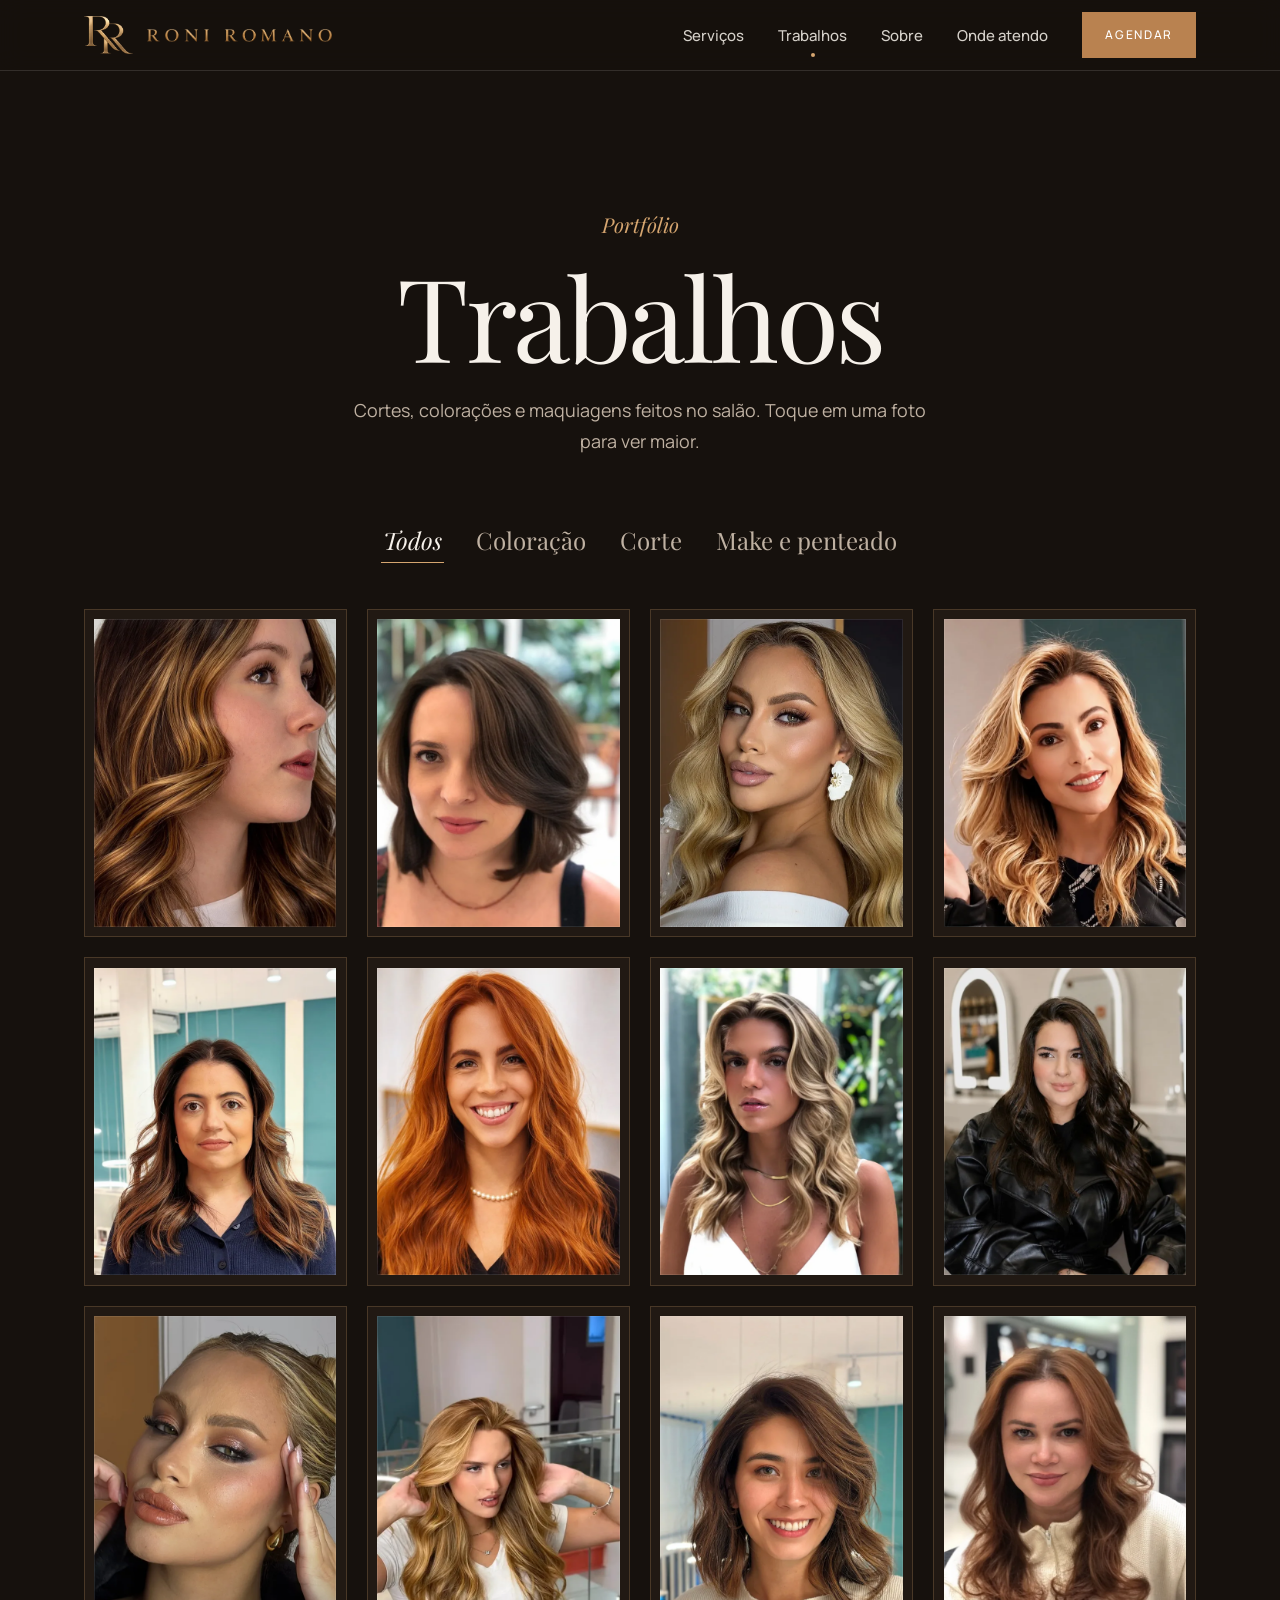
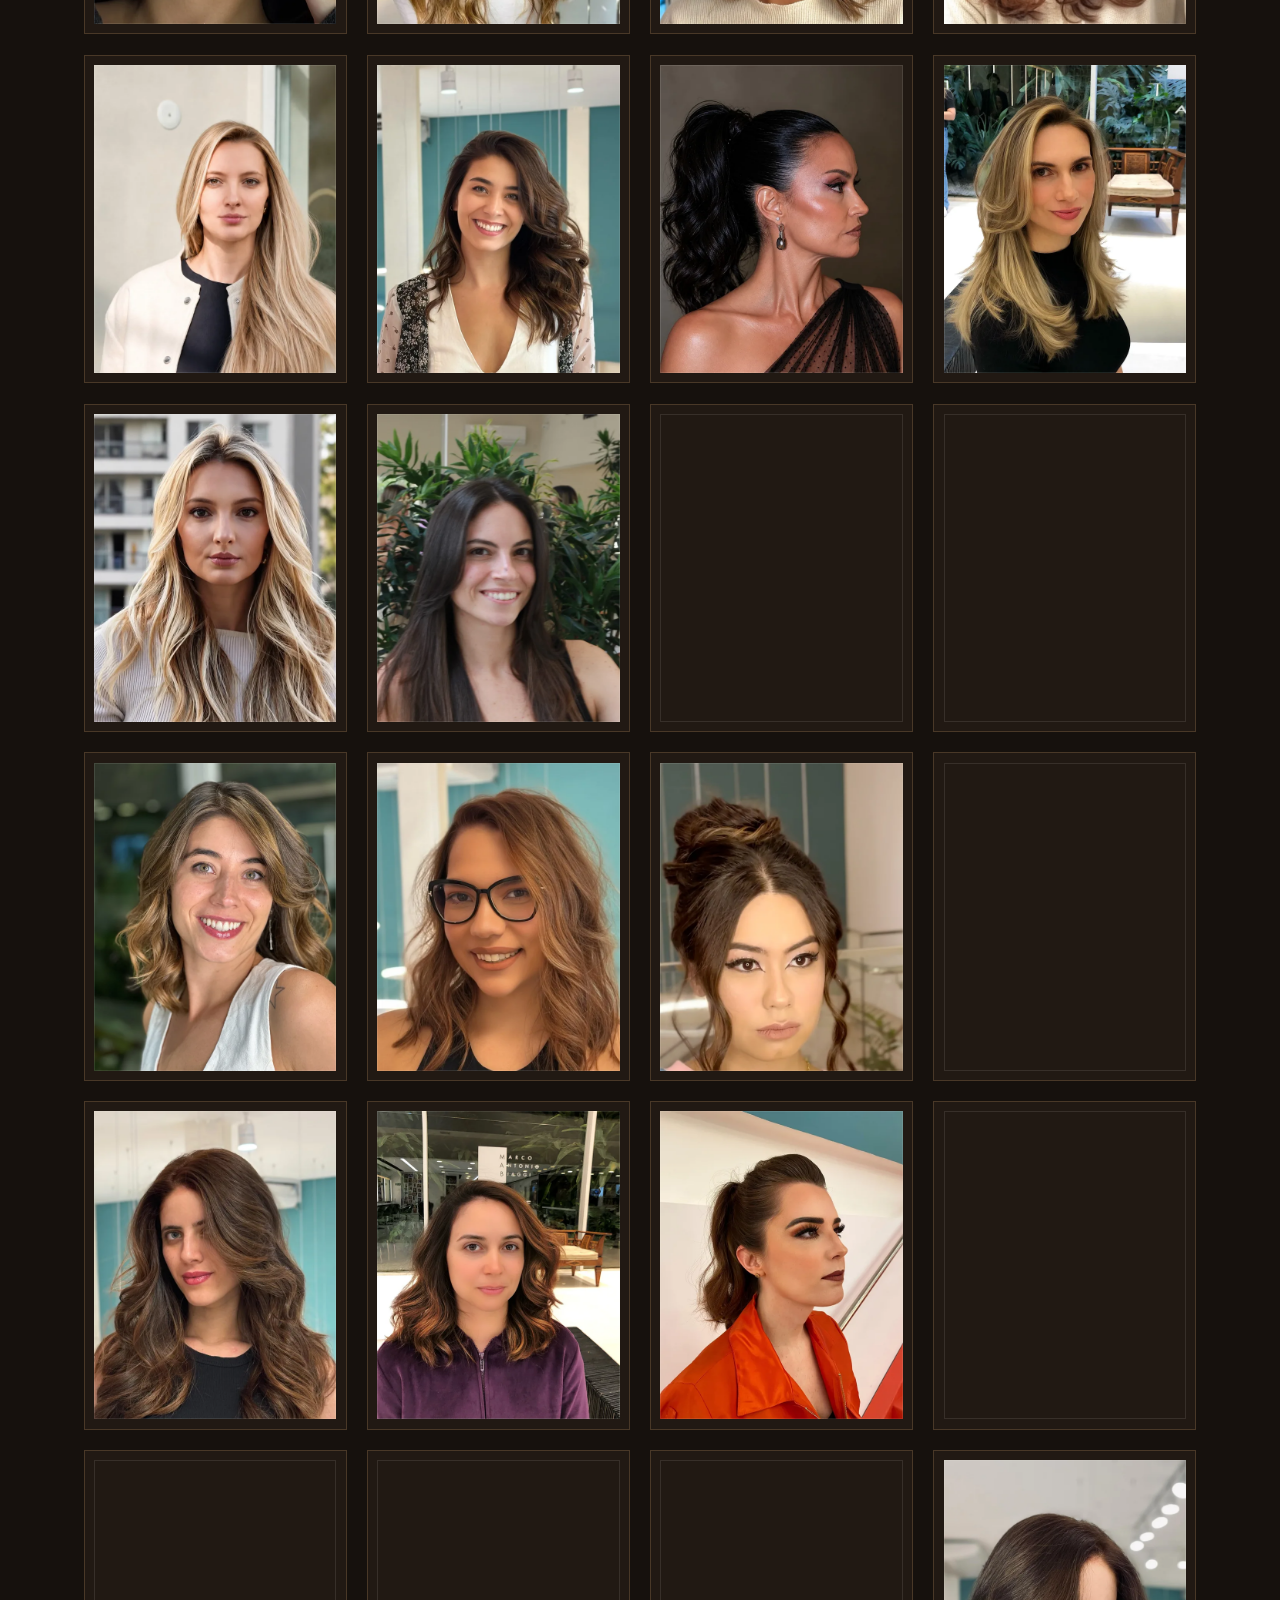
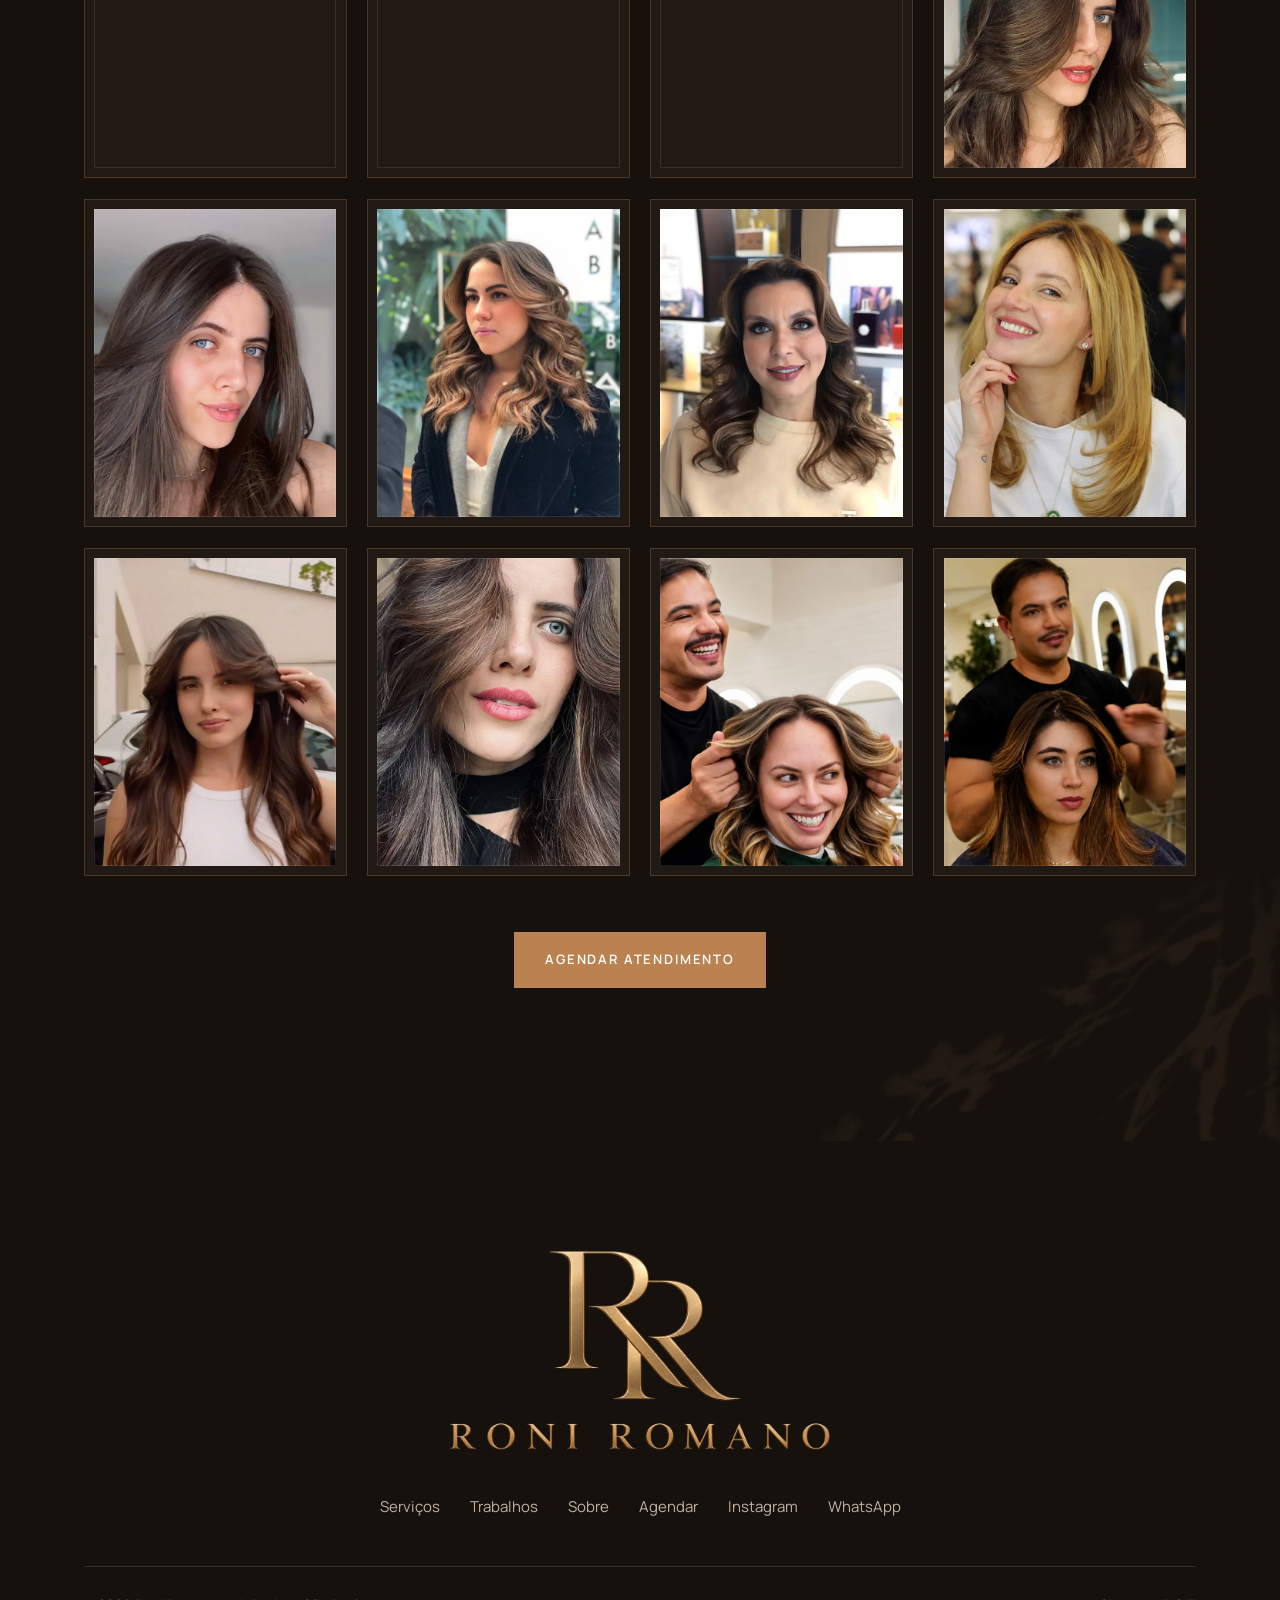
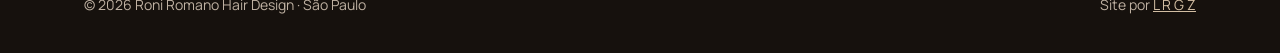
<file: trabalhos.html>
<!doctype html>
<html lang="pt-BR">
<head>
<meta charset="utf-8">
<meta name="viewport" content="width=device-width,initial-scale=1,viewport-fit=cover">
<title>Trabalhos · Roni Romano Hair Design</title>
<meta name="description" content="Portfólio de cortes, colorações e maquiagens de Roni Romano, hair designer e visagista no Morumbi, São Paulo.">
<meta name="theme-color" content="#16110d">
<link rel="icon" href="favicon.ico" sizes="any">
<link rel="icon" href="favicon-32.png" sizes="32x32" type="image/png">
<link rel="icon" href="favicon-192.png" sizes="192x192" type="image/png">
<link rel="apple-touch-icon" href="apple-touch-icon.png">
<meta property="og:type" content="website">
<meta property="og:locale" content="pt_BR">
<meta property="og:site_name" content="Roni Romano">
<meta property="og:title" content="Roni Romano · Hair Design e Visagismo">
<meta property="og:description" content="Corte, cor e imagem planejados a partir dos seus traços. Morumbi, São Paulo.">
<link rel="canonical" href="https://roniromanovisagismo.com.br/trabalhos">
<meta property="og:url" content="https://roniromanovisagismo.com.br/trabalhos">
<meta property="og:image" content="https://roniromanovisagismo.com.br/og.jpg?v=4">
<meta property="og:image:secure_url" content="https://roniromanovisagismo.com.br/og.jpg?v=4">
<meta property="og:image:type" content="image/jpeg">
<meta property="og:image:alt" content="Roni Romano, hair designer e visagista, em retrato com a logo dourada RR">
<meta property="og:image:width" content="1200">
<meta property="og:image:height" content="630">
<meta name="twitter:card" content="summary_large_image">
<meta name="twitter:image" content="https://roniromanovisagismo.com.br/og.jpg?v=4">
<link rel="preconnect" href="https://fonts.googleapis.com">
<link rel="preconnect" href="https://fonts.gstatic.com" crossorigin>
<link href="https://fonts.googleapis.com/css2?family=Manrope:wght@400;500;600&family=Playfair+Display:ital,wght@0,400;0,500;1,400&display=swap" rel="stylesheet">
<link rel="stylesheet" href="assets/style.css?v=20261118">
<script>document.documentElement.classList.add("js")</script>
<script type="application/ld+json">
{"@context":"https://schema.org","@type":"HairSalon","name":"Roni Romano Hair Design","description":"Hair design, visagismo, coloração, coloração pessoal, noivas e maquiagem.","telephone":"+55 11 98299-1393","address":{"@type":"PostalAddress","streetAddress":"Rua Deputado João Sussumu Hirata, 43","addressLocality":"São Paulo","addressRegion":"SP","postalCode":"05715-010","addressCountry":"BR"},"sameAs":["https://www.instagram.com/roniromano/"]}
</script>
</head>
<body>
<a class="pular" href="#conteudo">Pular para o conteúdo</a>
<!--TOPO-->
<header class="topo">
  <div class="caixa">
    <a class="marca" href="/#inicio" aria-label="Roni Romano, início"><img class="marca__rr" src="assets/img/logo-rr.png" width="307" height="240" alt=""><img class="marca__nome" src="assets/img/logo-nome.png" width="1026" height="72" alt="Roni Romano"></a>
    <button class="abre-menu" type="button" aria-label="Abrir menu" aria-expanded="false" aria-controls="menu"><span></span><span></span></button>
    <nav class="menu" id="menu" aria-label="Principal">
      <a href="/#servicos">Serviços</a>
      <a href="/trabalhos" aria-current="page">Trabalhos</a>
      <a href="/#sobre">Sobre</a>
      <a href="/#onde">Onde atendo</a>
      <a class="btn" href="/#agendar">Agendar</a>
    </nav>
  </div>
</header>
<!--/TOPO-->
<main id="conteudo">
<section class="pagina-topo escuro">
  <div class="caixa">
    <p class="chapeu revela">Portfólio</p>
    <h1 class="revela" style="--d:1"><span class="mascara"><span>Trabalhos</span></span></h1>
    <p class="lead revela" style="--d:2">Cortes, colorações e maquiagens feitos no salão. Toque em uma foto para ver maior.</p>
  </div>
</section>
<section class="secao escuro com-ramo" style="padding-top:0">
  <span class="ramo ramo-db" aria-hidden="true"></span>
  <div class="caixa">
    <div class="filtros revela" role="group" aria-label="Filtrar trabalhos"><button type="button" data-cat="todos" aria-pressed="true">Todos</button><button type="button" data-cat="cor" aria-pressed="false">Coloração</button><button type="button" data-cat="corte" aria-pressed="false">Corte</button><button type="button" data-cat="make" aria-pressed="false">Make e penteado</button></div>
    <div class="grade">
      <figure class="obra revela" data-cat="cor" style="--d:0"><button type="button" data-grande="assets/img/p01-1080.webp" data-leg="Coloração" data-tipo="Coloração" data-alt="Resultado de coloração feito por Roni Romano" aria-label="Ampliar foto: Coloração"><img src="assets/img/p01-640.webp" width="640" height="800" alt="Resultado de coloração feito por Roni Romano" loading="lazy" decoding="async"></button></figure>
      <figure class="obra revela" data-cat="corte" style="--d:1"><button type="button" data-grande="assets/img/p02-1080.webp" data-leg="Corte" data-tipo="Corte" data-alt="Resultado de corte feito por Roni Romano" aria-label="Ampliar foto: Corte"><img src="assets/img/p02-640.webp" width="640" height="800" alt="Resultado de corte feito por Roni Romano" loading="lazy" decoding="async"></button></figure>
      <figure class="obra revela" data-cat="make" style="--d:2"><button type="button" data-grande="assets/img/p03-1080.webp" data-leg="Make e penteado" data-tipo="Make e penteado" data-alt="Maquiagem e penteado feito por Roni Romano" aria-label="Ampliar foto: Make e penteado"><img src="assets/img/p03-640.webp" width="640" height="800" alt="Maquiagem e penteado feito por Roni Romano" loading="lazy" decoding="async"></button></figure>
      <figure class="obra revela" data-cat="cor" style="--d:3"><button type="button" data-grande="assets/img/p04-1080.webp" data-leg="Coloração" data-tipo="Coloração" data-alt="Resultado de coloração feito por Roni Romano" aria-label="Ampliar foto: Coloração"><img src="assets/img/p04-640.webp" width="640" height="800" alt="Resultado de coloração feito por Roni Romano" loading="lazy" decoding="async"></button></figure>
      <figure class="obra revela" data-cat="corte" style="--d:0"><button type="button" data-grande="assets/img/p05-1080.webp" data-leg="Corte" data-tipo="Corte" data-alt="Resultado de corte feito por Roni Romano" aria-label="Ampliar foto: Corte"><img src="assets/img/p05-640.webp" width="640" height="800" alt="Resultado de corte feito por Roni Romano" loading="lazy" decoding="async"></button></figure>
      <figure class="obra revela" data-cat="cor" style="--d:1"><button type="button" data-grande="assets/img/p06-1080.webp" data-leg="Coloração" data-tipo="Coloração" data-alt="Resultado de coloração feito por Roni Romano" aria-label="Ampliar foto: Coloração"><img src="assets/img/p06-640.webp" width="640" height="800" alt="Resultado de coloração feito por Roni Romano" loading="lazy" decoding="async"></button></figure>
      <figure class="obra revela" data-cat="cor" style="--d:2"><button type="button" data-grande="assets/img/p07-1080.webp" data-leg="Coloração" data-tipo="Coloração" data-alt="Resultado de coloração feito por Roni Romano" aria-label="Ampliar foto: Coloração"><img src="assets/img/p07-640.webp" width="640" height="800" alt="Resultado de coloração feito por Roni Romano" loading="lazy" decoding="async"></button></figure>
      <figure class="obra revela" data-cat="corte" style="--d:3"><button type="button" data-grande="assets/img/p08-1080.webp" data-leg="Corte" data-tipo="Corte" data-alt="Resultado de corte feito por Roni Romano" aria-label="Ampliar foto: Corte"><img src="assets/img/p08-640.webp" width="640" height="800" alt="Resultado de corte feito por Roni Romano" loading="lazy" decoding="async"></button></figure>
      <figure class="obra revela" data-cat="make" style="--d:0"><button type="button" data-grande="assets/img/p09-1080.webp" data-leg="Make e penteado" data-tipo="Make e penteado" data-alt="Maquiagem e penteado feito por Roni Romano" aria-label="Ampliar foto: Make e penteado"><img src="assets/img/p09-640.webp" width="640" height="800" alt="Maquiagem e penteado feito por Roni Romano" loading="lazy" decoding="async"></button></figure>
      <figure class="obra revela" data-cat="cor" style="--d:1"><button type="button" data-grande="assets/img/p10-1080.webp" data-leg="Coloração" data-tipo="Coloração" data-alt="Resultado de coloração feito por Roni Romano" aria-label="Ampliar foto: Coloração"><img src="assets/img/p10-640.webp" width="640" height="800" alt="Resultado de coloração feito por Roni Romano" loading="lazy" decoding="async"></button></figure>
      <figure class="obra revela" data-cat="corte" style="--d:2"><button type="button" data-grande="assets/img/p11-1080.webp" data-leg="Corte" data-tipo="Corte" data-alt="Resultado de corte feito por Roni Romano" aria-label="Ampliar foto: Corte"><img src="assets/img/p11-640.webp" width="640" height="800" alt="Resultado de corte feito por Roni Romano" loading="lazy" decoding="async"></button></figure>
      <figure class="obra revela" data-cat="cor" style="--d:3"><button type="button" data-grande="assets/img/p12-1080.webp" data-leg="Coloração" data-tipo="Coloração" data-alt="Resultado de coloração feito por Roni Romano" aria-label="Ampliar foto: Coloração"><img src="assets/img/p12-640.webp" width="640" height="800" alt="Resultado de coloração feito por Roni Romano" loading="lazy" decoding="async"></button></figure>
      <figure class="obra revela" data-cat="cor" style="--d:0"><button type="button" data-grande="assets/img/p13-1080.webp" data-leg="Coloração" data-tipo="Coloração" data-alt="Resultado de coloração feito por Roni Romano" aria-label="Ampliar foto: Coloração"><img src="assets/img/p13-640.webp" width="640" height="800" alt="Resultado de coloração feito por Roni Romano" loading="lazy" decoding="async"></button></figure>
      <figure class="obra revela" data-cat="corte" style="--d:1"><button type="button" data-grande="assets/img/p14-1080.webp" data-leg="Corte" data-tipo="Corte" data-alt="Resultado de corte feito por Roni Romano" aria-label="Ampliar foto: Corte"><img src="assets/img/p14-640.webp" width="640" height="800" alt="Resultado de corte feito por Roni Romano" loading="lazy" decoding="async"></button></figure>
      <figure class="obra revela" data-cat="make" style="--d:2"><button type="button" data-grande="assets/img/p15-1080.webp" data-leg="Make e penteado" data-tipo="Make e penteado" data-alt="Maquiagem e penteado feito por Roni Romano" aria-label="Ampliar foto: Make e penteado"><img src="assets/img/p15-640.webp" width="640" height="800" alt="Maquiagem e penteado feito por Roni Romano" loading="lazy" decoding="async"></button></figure>
      <figure class="obra revela" data-cat="cor" style="--d:3"><button type="button" data-grande="assets/img/p16-1080.webp" data-leg="Coloração" data-tipo="Coloração" data-alt="Resultado de coloração feito por Roni Romano" aria-label="Ampliar foto: Coloração"><img src="assets/img/p16-640.webp" width="640" height="800" alt="Resultado de coloração feito por Roni Romano" loading="lazy" decoding="async"></button></figure>
      <figure class="obra revela" data-cat="cor" style="--d:0"><button type="button" data-grande="assets/img/p17-1080.webp" data-leg="Coloração" data-tipo="Coloração" data-alt="Resultado de coloração feito por Roni Romano" aria-label="Ampliar foto: Coloração"><img src="assets/img/p17-640.webp" width="640" height="800" alt="Resultado de coloração feito por Roni Romano" loading="lazy" decoding="async"></button></figure>
      <figure class="obra revela" data-cat="corte" style="--d:1"><button type="button" data-grande="assets/img/p18-1080.webp" data-leg="Corte" data-tipo="Corte" data-alt="Resultado de corte feito por Roni Romano" aria-label="Ampliar foto: Corte"><img src="assets/img/p18-640.webp" width="640" height="800" alt="Resultado de corte feito por Roni Romano" loading="lazy" decoding="async"></button></figure>
      <figure class="obra revela" data-cat="make" style="--d:2"><button type="button" data-grande="assets/img/p19-1080.webp" data-leg="Make e penteado" data-tipo="Make e penteado" data-alt="Maquiagem e penteado feito por Roni Romano" aria-label="Ampliar foto: Make e penteado"><img src="assets/img/p19-640.webp" width="640" height="800" alt="Maquiagem e penteado feito por Roni Romano" loading="lazy" decoding="async"></button></figure>
      <figure class="obra revela" data-cat="cor" style="--d:3"><button type="button" data-grande="assets/img/p20-1080.webp" data-leg="Coloração" data-tipo="Coloração" data-alt="Resultado de coloração feito por Roni Romano" aria-label="Ampliar foto: Coloração"><img src="assets/img/p20-640.webp" width="640" height="800" alt="Resultado de coloração feito por Roni Romano" loading="lazy" decoding="async"></button></figure>
      <figure class="obra revela" data-cat="cor" style="--d:0"><button type="button" data-grande="assets/img/p21-1080.webp" data-leg="Coloração" data-tipo="Coloração" data-alt="Resultado de coloração feito por Roni Romano" aria-label="Ampliar foto: Coloração"><img src="assets/img/p21-640.webp" width="640" height="800" alt="Resultado de coloração feito por Roni Romano" loading="lazy" decoding="async"></button></figure>
      <figure class="obra revela" data-cat="corte" style="--d:1"><button type="button" data-grande="assets/img/p22-1080.webp" data-leg="Corte" data-tipo="Corte" data-alt="Resultado de corte feito por Roni Romano" aria-label="Ampliar foto: Corte"><img src="assets/img/p22-640.webp" width="640" height="800" alt="Resultado de corte feito por Roni Romano" loading="lazy" decoding="async"></button></figure>
      <figure class="obra revela" data-cat="make" style="--d:2"><button type="button" data-grande="assets/img/p23-1080.webp" data-leg="Make e penteado" data-tipo="Make e penteado" data-alt="Maquiagem e penteado feito por Roni Romano" aria-label="Ampliar foto: Make e penteado"><img src="assets/img/p23-640.webp" width="640" height="800" alt="Maquiagem e penteado feito por Roni Romano" loading="lazy" decoding="async"></button></figure>
      <figure class="obra revela" data-cat="cor" style="--d:3"><button type="button" data-grande="assets/img/p24-1080.webp" data-leg="Coloração" data-tipo="Coloração" data-alt="Resultado de coloração feito por Roni Romano" aria-label="Ampliar foto: Coloração"><img src="assets/img/p24-640.webp" width="640" height="800" alt="Resultado de coloração feito por Roni Romano" loading="lazy" decoding="async"></button></figure>
      <figure class="obra revela" data-cat="cor" style="--d:0"><button type="button" data-grande="assets/img/p25-1080.webp" data-leg="Coloração" data-tipo="Coloração" data-alt="Resultado de coloração feito por Roni Romano" aria-label="Ampliar foto: Coloração"><img src="assets/img/p25-640.webp" width="640" height="800" alt="Resultado de coloração feito por Roni Romano" loading="lazy" decoding="async"></button></figure>
      <figure class="obra revela" data-cat="corte" style="--d:1"><button type="button" data-grande="assets/img/p26-1080.webp" data-leg="Corte" data-tipo="Corte" data-alt="Resultado de corte feito por Roni Romano" aria-label="Ampliar foto: Corte"><img src="assets/img/p26-640.webp" width="640" height="800" alt="Resultado de corte feito por Roni Romano" loading="lazy" decoding="async"></button></figure>
      <figure class="obra revela" data-cat="make" style="--d:2"><button type="button" data-grande="assets/img/p27-1080.webp" data-leg="Make e penteado" data-tipo="Make e penteado" data-alt="Maquiagem e penteado feito por Roni Romano" aria-label="Ampliar foto: Make e penteado"><img src="assets/img/p27-640.webp" width="640" height="800" alt="Maquiagem e penteado feito por Roni Romano" loading="lazy" decoding="async"></button></figure>
      <figure class="obra revela" data-cat="cor" style="--d:3"><button type="button" data-grande="assets/img/p28-1080.webp" data-leg="Coloração" data-tipo="Coloração" data-alt="Resultado de coloração feito por Roni Romano" aria-label="Ampliar foto: Coloração"><img src="assets/img/p28-640.webp" width="640" height="800" alt="Resultado de coloração feito por Roni Romano" loading="lazy" decoding="async"></button></figure>
      <figure class="obra revela" data-cat="cor" style="--d:0"><button type="button" data-grande="assets/img/p29-1080.webp" data-leg="Coloração" data-tipo="Coloração" data-alt="Resultado de coloração feito por Roni Romano" aria-label="Ampliar foto: Coloração"><img src="assets/img/p29-640.webp" width="640" height="800" alt="Resultado de coloração feito por Roni Romano" loading="lazy" decoding="async"></button></figure>
      <figure class="obra revela" data-cat="corte" style="--d:1"><button type="button" data-grande="assets/img/p30-1080.webp" data-leg="Corte" data-tipo="Corte" data-alt="Resultado de corte feito por Roni Romano" aria-label="Ampliar foto: Corte"><img src="assets/img/p30-640.webp" width="640" height="800" alt="Resultado de corte feito por Roni Romano" loading="lazy" decoding="async"></button></figure>
      <figure class="obra revela" data-cat="make" style="--d:2"><button type="button" data-grande="assets/img/p31-1080.webp" data-leg="Make e penteado" data-tipo="Make e penteado" data-alt="Maquiagem e penteado feito por Roni Romano" aria-label="Ampliar foto: Make e penteado"><img src="assets/img/p31-640.webp" width="640" height="800" alt="Maquiagem e penteado feito por Roni Romano" loading="lazy" decoding="async"></button></figure>
      <figure class="obra revela" data-cat="cor" style="--d:3"><button type="button" data-grande="assets/img/p32-1080.webp" data-leg="Coloração" data-tipo="Coloração" data-alt="Resultado de coloração feito por Roni Romano" aria-label="Ampliar foto: Coloração"><img src="assets/img/p32-640.webp" width="640" height="800" alt="Resultado de coloração feito por Roni Romano" loading="lazy" decoding="async"></button></figure>
      <figure class="obra revela" data-cat="corte" style="--d:0"><button type="button" data-grande="assets/img/p33-1080.webp" data-leg="Corte" data-tipo="Corte" data-alt="Resultado de corte feito por Roni Romano" aria-label="Ampliar foto: Corte"><img src="assets/img/p33-640.webp" width="640" height="800" alt="Resultado de corte feito por Roni Romano" loading="lazy" decoding="async"></button></figure>
      <figure class="obra revela" data-cat="cor" style="--d:1"><button type="button" data-grande="assets/img/p34-1080.webp" data-leg="Coloração" data-tipo="Coloração" data-alt="Resultado de coloração feito por Roni Romano" aria-label="Ampliar foto: Coloração"><img src="assets/img/p34-640.webp" width="640" height="800" alt="Resultado de coloração feito por Roni Romano" loading="lazy" decoding="async"></button></figure>
      <figure class="obra revela" data-cat="make" style="--d:2"><button type="button" data-grande="assets/img/p35-1080.webp" data-leg="Make e penteado" data-tipo="Make e penteado" data-alt="Maquiagem e penteado feito por Roni Romano" aria-label="Ampliar foto: Make e penteado"><img src="assets/img/p35-640.webp" width="640" height="800" alt="Maquiagem e penteado feito por Roni Romano" loading="lazy" decoding="async"></button></figure>
      <figure class="obra revela" data-cat="cor" style="--d:3"><button type="button" data-grande="assets/img/p36-1080.webp" data-leg="Coloração" data-tipo="Coloração" data-alt="Resultado de coloração feito por Roni Romano" aria-label="Ampliar foto: Coloração"><img src="assets/img/p36-640.webp" width="640" height="800" alt="Resultado de coloração feito por Roni Romano" loading="lazy" decoding="async"></button></figure>
      <figure class="obra revela" data-cat="corte" style="--d:0"><button type="button" data-grande="assets/img/p37-1080.webp" data-leg="Corte" data-tipo="Corte" data-alt="Resultado de corte feito por Roni Romano" aria-label="Ampliar foto: Corte"><img src="assets/img/p37-640.webp" width="640" height="800" alt="Resultado de corte feito por Roni Romano" loading="lazy" decoding="async"></button></figure>
      <figure class="obra revela" data-cat="corte" style="--d:1"><button type="button" data-grande="assets/img/p38-1080.webp" data-leg="Corte" data-tipo="Corte" data-alt="Resultado de corte feito por Roni Romano" aria-label="Ampliar foto: Corte"><img src="assets/img/p38-640.webp" width="640" height="800" alt="Resultado de corte feito por Roni Romano" loading="lazy" decoding="async"></button></figure>
      <figure class="obra revela" data-cat="cor" style="--d:2"><button type="button" data-grande="assets/img/p39-1080.webp" data-leg="Coloração" data-tipo="Coloração" data-alt="Resultado de coloração feito por Roni Romano" aria-label="Ampliar foto: Coloração"><img src="assets/img/p39-640.webp" width="640" height="800" alt="Resultado de coloração feito por Roni Romano" loading="lazy" decoding="async"></button></figure>
      <figure class="obra revela" data-cat="cor" style="--d:3"><button type="button" data-grande="assets/img/p40-1080.webp" data-leg="Coloração" data-tipo="Coloração" data-alt="Resultado de coloração feito por Roni Romano" aria-label="Ampliar foto: Coloração"><img src="assets/img/p40-640.webp" width="640" height="800" alt="Resultado de coloração feito por Roni Romano" loading="lazy" decoding="async"></button></figure>
    </div>
    <div class="trabalhos__mais"><a class="btn" href="/#agendar">Agendar atendimento</a></div>
  </div>
</section>
</main>

<!--RODAPE-->
<footer class="rodape">
  <div class="caixa">
    <img class="rodape__logo" src="assets/img/logo.png" width="1000" height="523" alt="Roni Romano" loading="lazy">
    <nav aria-label="Rodapé">
      <a href="/#servicos">Serviços</a>
      <a href="/trabalhos">Trabalhos</a>
      <a href="/#sobre">Sobre</a>
      <a href="/#agendar">Agendar</a>
      <a href="https://www.instagram.com/roniromano/" target="_blank" rel="noopener">Instagram</a>
      <a href="https://wa.me/5511982991393" target="_blank" rel="noopener">WhatsApp</a>
    </nav>
    <div class="assina"><span>© <span data-ano>2026</span> Roni Romano Hair Design · São Paulo</span><span>Site por <a href="https://lrgz.com.br">L R G Z</a></span></div>
  </div>
</footer>
<a class="zap" href="https://wa.me/5511982991393" target="_blank" rel="noopener" aria-label="Conversar no WhatsApp"><svg viewBox="0 0 24 24" fill="currentColor" aria-hidden="true"><path d="M12 2a10 10 0 0 0-8.6 15.1L2 22l5-1.3A10 10 0 1 0 12 2Zm0 18.2c-1.5 0-3-.4-4.3-1.2l-.3-.2-3 .8.8-2.9-.2-.3A8.2 8.2 0 1 1 12 20.2Zm4.5-6.1c-.2-.1-1.5-.7-1.7-.8-.2-.1-.4-.1-.6.1l-.8 1c-.1.2-.3.2-.5.1a6.7 6.7 0 0 1-3.3-2.9c-.3-.4.2-.4.7-1.4.1-.2 0-.3 0-.4l-.8-1.9c-.2-.5-.4-.4-.6-.4h-.5c-.2 0-.4.1-.6.3-.2.2-.8.8-.8 2s.8 2.3.9 2.5c.1.2 1.6 2.5 4 3.5 1.5.6 2 .7 2.8.6.4-.1 1.5-.6 1.7-1.2.2-.6.2-1.1.1-1.2l-.5-.3Z"/></svg></a>
<div class="lupa" hidden role="dialog" aria-modal="true" aria-label="Foto ampliada">
  <figure><img alt=""><figcaption></figcaption></figure>
  <button class="fecha" type="button" aria-label="Fechar"><svg viewBox="0 0 24 24" fill="none" stroke="currentColor" stroke-width="1.5"><path d="M5 5l14 14M19 5L5 19"/></svg></button>
  <button class="ant" type="button" aria-label="Foto anterior"><svg viewBox="0 0 24 24" fill="none" stroke="currentColor" stroke-width="1.5"><path d="M15 5l-7 7 7 7"/></svg></button>
  <button class="prox" type="button" aria-label="Próxima foto"><svg viewBox="0 0 24 24" fill="none" stroke="currentColor" stroke-width="1.5"><path d="M9 5l7 7-7 7"/></svg></button>
</div>
<!--/RODAPE-->
<script src="assets/site.js?v=20261118" defer></script>
</body>
</html>
</file>
<file: assets/style.css>
/* Roni Romano · Hair Design e Visagismo · v2
   Café, caramelo e creme dos posts dele. Playfair Display (a mesma família dos carrosséis) + Manrope.
   O arco vem dos espelhos do salão e aparece nas fotos principais. */
:root{
  --cafe:#16110d;--cafe-2:#211913;--cafe-3:#2e231b;
  --creme:#f6f1ea;--linho:#ece3d6;--areia:#d2bea3;
  --caramelo:#b98250;--caramelo-2:#d6a670;
  --tinta:#2a2019;--mudo:#6f6155;--mudo-claro:#bfb1a2;
  --linha-clara:rgba(42,32,25,.13);--linha-escura:rgba(246,241,234,.13);
  --serif:"Playfair Display",Georgia,"Times New Roman",serif;
  --sans:"Manrope",system-ui,-apple-system,sans-serif;
  --ease:cubic-bezier(.16,.84,.32,1);
  --larg:1240px;--pad:clamp(22px,5vw,64px);
  --topo:84px;
  --arco:999px 999px 0 0;
}
*,*::before,*::after{box-sizing:border-box}
[hidden]{display:none!important}
html{-webkit-text-size-adjust:100%;scroll-padding-top:var(--topo)}
body{margin:0;background:var(--creme);color:var(--tinta);font:400 17px/1.7 var(--sans);overflow-x:hidden;-webkit-font-smoothing:antialiased;text-rendering:optimizeLegibility}
img{display:block;max-width:100%;height:auto}
a{color:inherit}
button,input,select,textarea{font:inherit;color:inherit}
:focus-visible{outline:2px solid var(--caramelo-2);outline-offset:3px}
.pular{position:absolute;left:-999px;top:8px;background:var(--cafe);color:var(--creme);padding:10px 14px;z-index:100}
.pular:focus{left:8px}
.caixa{width:100%;max-width:var(--larg);margin:0 auto;padding:0 var(--pad)}

/* tipografia */
h1,h2,h3{font-family:var(--serif);font-weight:400;letter-spacing:-.015em;line-height:1.08;margin:0}
h2{font-size:clamp(38px,5.2vw,68px)}
h2 em,h1 em{font-style:italic;color:var(--caramelo)}
.escuro h2 em{color:var(--caramelo-2)}
h3{font-size:clamp(24px,2.1vw,29px);line-height:1.2}
.chapeu{font:italic 400 clamp(18px,1.6vw,21px)/1.3 var(--serif);color:var(--caramelo);margin:0 0 14px;letter-spacing:0}
.escuro .chapeu{color:var(--caramelo-2)}
.lead{font-size:clamp(17px,1.4vw,19px);line-height:1.75;color:var(--mudo);max-width:54ch}
.escuro .lead{color:var(--mudo-claro)}

/* botões: retos, com preenchimento que sobe */
.btn{position:relative;display:inline-flex;align-items:center;justify-content:center;gap:10px;min-height:56px;padding:0 30px;
  font:600 13px/1 var(--sans);letter-spacing:.14em;text-transform:uppercase;text-decoration:none;border:1px solid var(--caramelo);
  background:var(--caramelo);color:#fff;cursor:pointer;overflow:hidden;isolation:isolate;
  transition:color .4s var(--ease),border-color .4s var(--ease),transform .4s var(--ease)}
.btn::before{content:"";position:absolute;inset:-1px;background:var(--cafe);transform:scaleY(0);transform-origin:bottom;transition:transform .55s var(--ease);z-index:-1}
.btn:hover::before{transform:scaleY(1)}
.btn:hover{border-color:var(--cafe)}
.btn:active{transform:scale(.985)}
.btn--linha{background:transparent;color:var(--tinta);border-color:rgba(42,32,25,.4)}
.btn--linha::before{background:var(--tinta)}
.btn--linha:hover{color:var(--creme)}
.escuro .btn::before{background:var(--creme)}
.escuro .btn:hover{color:var(--cafe);border-color:var(--creme)}
.escuro .btn--linha{color:var(--creme);border-color:rgba(246,241,234,.35)}
.btn svg{width:18px;height:18px;flex:none}
.link-seta{display:inline-flex;align-items:center;gap:10px;font:600 13px/1 var(--sans);letter-spacing:.12em;text-transform:uppercase;text-decoration:none;color:var(--tinta);padding:8px 0;position:relative}
.link-seta::after{content:"";position:absolute;left:0;right:22px;bottom:0;height:1px;background:var(--caramelo);transform-origin:left;transition:transform .5s var(--ease)}
.link-seta:hover::after{transform:scaleX(.4)}
.link-seta span{color:var(--caramelo);transition:transform .45s var(--ease)}
.link-seta:hover span{transform:translateX(6px)}

/* topo */
.topo{position:fixed;inset:0 0 auto;z-index:50;height:var(--topo);color:var(--creme);transition:background-color .5s var(--ease),height .5s var(--ease),box-shadow .5s var(--ease)}
.topo.solido{--topo:70px;height:70px;background:rgba(22,17,13,.92);box-shadow:0 1px 0 var(--linha-escura);-webkit-backdrop-filter:blur(12px);backdrop-filter:blur(12px)}
.topo .caixa{height:100%;display:flex;align-items:center;justify-content:space-between;gap:24px}
.marca{display:flex;align-items:center;gap:14px;text-decoration:none}
.marca__rr{height:46px;width:auto;transition:height .5s var(--ease)}
.marca__nome{height:13px;width:auto}
.topo.solido .marca__rr{height:38px}
.menu{display:flex;align-items:center;gap:34px}
.menu a{text-decoration:none;font:500 15px/1 var(--sans);position:relative;padding:8px 0;color:rgba(246,241,234,.86);transition:color .3s var(--ease)}
.menu a:hover{color:var(--creme)}
.menu a:not(.btn)::after{content:"";position:absolute;left:50%;bottom:0;width:4px;height:4px;border-radius:50%;background:var(--caramelo-2);transform:translate(-50%,6px) scale(0);transition:transform .45s var(--ease)}
.menu a:not(.btn):hover::after,.menu a[aria-current]::after{transform:translate(-50%,6px) scale(1)}
.menu .btn{min-height:46px;padding:0 22px;font-size:12px;color:#fff}
.abre-menu{display:none;background:none;border:0;width:48px;height:48px;margin-right:-12px;cursor:pointer;position:relative;color:var(--creme)}
.abre-menu span{position:absolute;left:12px;right:12px;height:1.5px;background:currentColor;transition:transform .45s var(--ease)}
.abre-menu span:nth-child(1){top:19px}.abre-menu span:nth-child(2){top:28px;left:20px}
.menu-aberto .abre-menu span:nth-child(1){transform:translateY(4.5px) rotate(45deg)}
.menu-aberto .abre-menu span:nth-child(2){left:12px;transform:translateY(-4.5px) rotate(-45deg)}

/* hero: texto à esquerda sobre fumaça leve, retrato à direita em altura total */
.hero{position:relative;background:var(--cafe);color:var(--creme);min-height:100svh;display:grid;grid-template-columns:minmax(0,1.05fr) minmax(0,.95fr);overflow:hidden;isolation:isolate}
.hero__fumaca{position:absolute;left:0;top:0;width:68%;height:100%;z-index:0;mix-blend-mode:screen;pointer-events:none;opacity:0;transition:opacity 2.4s var(--ease)}
.hero__fumaca.liga{opacity:1}
.hero__fumaca--video{object-fit:cover;display:none}
.hero__texto{position:relative;z-index:2;display:flex;flex-direction:column;justify-content:center;
  padding:calc(var(--topo) + 40px) var(--pad) 80px max(var(--pad),calc((100vw - var(--larg))/2 + var(--pad)))}
.hero .chapeu{font-size:clamp(19px,1.7vw,23px);color:var(--areia)}
.hero h1{font-size:clamp(66px,9.6vw,148px);line-height:.9;letter-spacing:-.03em;margin:0 0 30px}
.hero h1 span{display:block}
.hero h1 em{color:var(--caramelo-2)}
.hero .lead{margin:0 0 38px;max-width:44ch}
.hero__acoes{display:flex;flex-wrap:wrap;gap:14px}
.hero__selos{list-style:none;padding:0;margin:50px 0 0;display:flex;flex-wrap:wrap;gap:10px 0;font:500 14px/1.4 var(--sans);color:var(--mudo-claro)}
.hero__selos li{display:flex;align-items:center}
.hero__selos li+li::before{content:"";width:5px;height:5px;border-radius:50%;background:var(--caramelo);margin:0 16px}
.hero__foto{position:relative;margin:0;min-height:100%;z-index:1}
.hero__foto img{position:absolute;inset:0;width:100%;height:100%;object-fit:cover;object-position:50% 24%;
  -webkit-mask-image:linear-gradient(90deg,transparent 0%,#000 34%);mask-image:linear-gradient(90deg,transparent 0%,#000 34%)}
.hero__foto::after{content:"";position:absolute;inset:0;background:linear-gradient(0deg,rgba(22,17,13,.6),rgba(22,17,13,0) 30%)}

/* entrada do hero */
.js .hero .entra{opacity:0;transform:translateY(28px)}
.js .hero__foto img{transform:scale(1.08);opacity:0}
.pronto .hero .entra{opacity:1;transform:none;transition:opacity 1.1s var(--ease),transform 1.2s var(--ease);transition-delay:calc(var(--d,0) * 110ms + 250ms)}
.pronto .hero__foto img{transform:scale(1);opacity:1;transition:transform 2.6s var(--ease),opacity 1.4s var(--ease)}


/* seções */
.secao{padding:clamp(90px,12vw,160px) 0}
.escuro{background:var(--cafe);color:var(--creme)}
.linho{background:var(--linho)}
.cabeca{display:grid;grid-template-columns:minmax(0,1fr) minmax(0,.9fr);align-items:end;gap:24px 70px;margin-bottom:clamp(46px,6vw,80px)}
.cabeca .lead{margin:0}
.centro{text-align:center}
.centro .lead{margin-left:auto;margin-right:auto}

/* máscara de entrada dos títulos */
.mascara{display:block;overflow:hidden;padding-bottom:.08em;margin-bottom:-.08em}
.mascara>span{display:block}
.js .mascara>span{transform:translateY(105%);transition:transform 1.2s var(--ease);transition-delay:calc(var(--d,0) * 90ms)}
.js .visto .mascara>span,.js .mascara.visto>span{transform:none}

/* manifesto */
.manifesto{text-align:center;position:relative}
.manifesto blockquote{margin:0 auto;max-width:20ch;font:400 clamp(34px,5vw,66px)/1.14 var(--serif);letter-spacing:-.02em}
.manifesto blockquote em{color:var(--caramelo)}
.manifesto cite{display:flex;align-items:center;justify-content:center;gap:14px;margin-top:34px;font:500 15px/1 var(--sans);font-style:normal;color:var(--mudo)}
.manifesto cite img{width:46px;height:46px;border-radius:50%;object-fit:cover;object-position:50% 20%}
.manifesto p{max-width:62ch;margin:38px auto 0;color:var(--mudo)}

/* serviços em arco */
.servicos{display:grid;grid-template-columns:repeat(3,minmax(0,1fr));gap:clamp(48px,5vw,70px) clamp(22px,3vw,44px)}
.servico{display:flex;flex-direction:column}
.servico figure{margin:0 0 26px;width:100%;aspect-ratio:4/5;overflow:hidden;border-radius:2px;background:var(--linho);position:relative}
.servico img{width:100%;height:112%;object-fit:cover;will-change:transform;transition:scale 1.4s var(--ease)}
.servico:hover img{scale:1.04}
.servico h3{margin-bottom:12px}
.servico p{margin:0 0 20px;color:var(--mudo)}
.servico .link-seta{margin-top:auto;align-self:flex-start}

/* atendimento */
.etapas{list-style:none;margin:0;padding:0;display:grid;grid-template-columns:repeat(4,minmax(0,1fr));gap:clamp(18px,2.4vw,30px)}
.etapas li{padding:clamp(70px,7vw,96px) 26px 36px;background:var(--creme);border:1px solid var(--linha-clara);border-radius:220px 220px 0 0;text-align:center;
  display:flex;flex-direction:column;align-items:center;transition:transform .6s var(--ease),box-shadow .6s var(--ease)}
.etapas li:hover{transform:translateY(-6px);box-shadow:0 30px 60px -38px rgba(42,32,25,.45)}
.etapas b{font:italic 400 15px/1 var(--serif);color:var(--caramelo);margin:28px 0 16px}
.etapas h3{font-size:clamp(22px,1.9vw,26px);margin-bottom:12px}
.etapas p{margin:0;color:var(--mudo);font-size:16px}

/* trabalhos */
.filtros{display:flex;flex-wrap:wrap;justify-content:center;gap:6px 30px;margin-bottom:46px}
.filtros button{background:none;border:0;padding:8px 2px;cursor:pointer;font:400 clamp(20px,1.9vw,24px)/1.2 var(--serif);color:var(--mudo-claro);position:relative;transition:color .4s var(--ease)}
.filtros button::after{content:"";position:absolute;left:0;right:0;bottom:0;height:1px;background:var(--caramelo-2);transform:scaleX(0);transition:transform .5s var(--ease)}
.filtros button:hover{color:var(--creme)}
.filtros button[aria-pressed=true]{color:var(--creme);font-style:italic}
.filtros button[aria-pressed=true]::after{transform:scaleX(1)}
.grade{display:grid;grid-template-columns:repeat(4,minmax(0,1fr));gap:clamp(12px,1.6vw,22px)}
.obra{margin:0}
.obra button{display:grid;width:100%;padding:var(--pp);border:0;background:var(--cafe-2);cursor:zoom-in;aspect-ratio:4/5;overflow:hidden;position:relative;border-radius:0;
  box-shadow:inset 0 0 0 1px rgba(214,166,112,.22);transition:box-shadow .5s var(--ease),padding .6s var(--ease),background-color .5s var(--ease)}
.grade{--pp:clamp(7px,.8vw,12px)}
/* moldura: filete externo + passe-partout café + filete fino colado na foto */
.obra button::before{content:"";position:absolute;inset:calc(var(--pp) - 4px);border:1px solid rgba(214,166,112,0);pointer-events:none;z-index:2;transition:border-color .5s var(--ease),inset .6s var(--ease)}
.obra img{width:100%;height:100%;min-height:0;object-fit:cover;outline:1px solid rgba(246,241,234,.1);outline-offset:-1px;transition:filter .8s var(--ease);-webkit-user-drag:none;-webkit-touch-callout:none;user-select:none}
.obra button::after{content:attr(data-tipo);position:absolute;left:var(--pp);right:var(--pp);bottom:var(--pp);padding:40px 16px 14px;text-align:left;font:italic 400 18px/1.2 var(--serif);color:var(--creme);z-index:1;
  background:linear-gradient(0deg,rgba(22,17,13,.75),rgba(22,17,13,0));opacity:0;transform:translateY(8px);transition:opacity .5s var(--ease),transform .6s var(--ease),left .6s var(--ease),right .6s var(--ease),bottom .6s var(--ease)}
.obra button:hover,.obra button:focus-visible{box-shadow:inset 0 0 0 1px rgba(214,166,112,.6);outline:0}
.obra button:hover::before,.obra button:focus-visible::before{border-color:rgba(214,166,112,.45)}
.obra button:hover img{filter:brightness(1.06)}
.obra button:active{padding:calc(var(--pp) + 3px)}
.obra button:hover::after,.obra button:focus-visible::after{opacity:1;transform:none}
.obra.some{display:none}
.trabalhos__mais{margin-top:56px;display:flex;justify-content:center}

/* sobre */
.sobre{display:grid;grid-template-columns:minmax(0,.85fr) minmax(0,1.15fr);gap:clamp(44px,7vw,110px);align-items:center}
.sobre__foto{position:relative;max-width:460px;width:100%}
.sobre__foto figure{margin:0;aspect-ratio:4/5;overflow:hidden;border-radius:var(--arco);background:var(--linho)}
.sobre__foto img{width:100%;height:112%;object-fit:cover;object-position:50% 20%;will-change:transform}
.sobre__foto::after{content:"";position:absolute;inset:-16px -16px 30px;border:1px solid rgba(185,130,80,.4);border-bottom:0;border-radius:var(--arco);pointer-events:none}
.sobre h2{margin-bottom:28px}
.sobre p{color:var(--mudo);margin:0 0 18px;max-width:58ch}
.formacoes{list-style:none;padding:0;margin:36px 0 0}
.formacoes li{display:flex;align-items:baseline;gap:16px;padding:14px 0;border-bottom:1px solid var(--linha-clara)}
.formacoes li::before{content:"";flex:none;width:6px;height:6px;border-radius:50%;background:var(--caramelo);transform:translateY(-3px)}
.formacoes b{font-weight:600}
.formacoes span{color:var(--mudo)}
.bastidores{display:grid;grid-template-columns:repeat(4,minmax(0,1fr));gap:clamp(12px,1.6vw,22px);margin-top:clamp(70px,9vw,120px);align-items:start}
.bastidores figure{margin:0;aspect-ratio:4/5;overflow:hidden;border-radius:2px}
.bastidores img{width:100%;height:100%;object-fit:cover}

/* agendar */
.agendar{display:grid;grid-template-columns:minmax(0,1fr) minmax(0,1fr);gap:clamp(44px,7vw,110px);align-items:start}
.agendar .lead{margin:24px 0 34px}
/* fumaça do hero, mais fraca, atrás do agendamento */
.agendar-fundo{position:relative;overflow:hidden;isolation:isolate}
.agendar-fundo>.caixa{position:relative;z-index:1}
.fumaca-leve{position:absolute;inset:0;width:100%;height:100%;z-index:0;mix-blend-mode:screen;pointer-events:none;opacity:0;transition:opacity 2.4s var(--ease)}
.fumaca-leve.liga{opacity:.5}
.fumaca-leve--video{object-fit:cover;display:none}
.contatos{list-style:none;padding:0;margin:0}
.contatos li{padding:18px 0;border-bottom:1px solid var(--linha-escura);display:flex;justify-content:space-between;gap:16px;flex-wrap:wrap}
.contatos small{font:italic 400 17px/1.4 var(--serif);color:var(--areia)}
.contatos a{text-decoration:none;font-weight:500;transition:color .3s var(--ease)}
.contatos a:hover{color:var(--caramelo-2)}
.form{display:grid;gap:30px}
.campo{display:grid;gap:4px}
.campo label{font:italic 400 17px/1.4 var(--serif);color:var(--areia)}
.campo input,.campo select,.campo textarea{width:100%;min-height:52px;padding:10px 0;background:transparent;border:0;border-bottom:1px solid rgba(246,241,234,.25);border-radius:0;
  color:var(--creme);font-size:17px;transition:border-color .4s var(--ease);-webkit-appearance:none;appearance:none}
.campo input::placeholder,.campo textarea::placeholder{color:rgba(191,177,162,.6)}
.campo select{background-image:linear-gradient(45deg,transparent 50%,var(--areia) 50%),linear-gradient(-45deg,transparent 50%,var(--areia) 50%);
  background-position:calc(100% - 10px) 52%,calc(100% - 5px) 52%;background-size:5px 5px;background-repeat:no-repeat;padding-right:30px;cursor:pointer}
.campo select option{background:var(--cafe);color:var(--creme)}
.campo textarea{min-height:90px;resize:vertical}
.campo input:focus,.campo select:focus,.campo textarea:focus{outline:none;border-color:var(--caramelo-2)}
.duas{display:grid;grid-template-columns:1fr 1fr;gap:30px}
.form .btn{width:100%;margin-top:6px}
.form small{color:var(--mudo-claro);font-size:14px;text-align:center}

/* endereço */
.endereco{display:grid;grid-template-columns:minmax(0,.8fr) minmax(0,1.2fr);gap:clamp(34px,6vw,80px);align-items:center}
.endereco address{font-style:normal;font-size:18px;line-height:1.7;margin:24px 0 32px;color:var(--mudo)}
.endereco address b{display:block;color:var(--tinta);font-weight:600}
.mapa{height:420px;overflow:hidden;border-radius:210px 210px 0 0;background:var(--linho);border:1px solid var(--linha-clara)}
.mapa iframe{display:block;width:100%;height:100%;border:0;filter:grayscale(.5) sepia(.18) contrast(.95)}

/* rodapé */
.rodape{background:var(--cafe);color:var(--mudo-claro);padding:clamp(70px,9vw,110px) 0 36px;text-align:center}
.rodape__logo{width:min(380px,72vw);height:auto;margin:0 auto 44px}
.rodape nav{display:flex;flex-wrap:wrap;justify-content:center;gap:10px 30px;font-size:15px;margin-bottom:46px}
.rodape nav a{text-decoration:none;transition:color .3s var(--ease)}
.rodape nav a:hover{color:var(--creme)}
.assina{display:flex;flex-wrap:wrap;justify-content:space-between;gap:10px;padding-top:26px;border-top:1px solid var(--linha-escura);font-size:14px;text-align:left}
.assina a{color:var(--areia)}

/* WhatsApp flutuante no celular */
.zap{position:fixed;right:16px;bottom:calc(16px + env(safe-area-inset-bottom));z-index:40;width:58px;height:58px;display:none;align-items:center;justify-content:center;border-radius:50%;
  background:var(--caramelo);color:#fff;box-shadow:0 14px 34px -8px rgba(0,0,0,.45);transform:translateY(100px);transition:transform .6s var(--ease)}
.zap svg{width:26px;height:26px}
.zap.mostra{transform:none}

/* foto ampliada */
.lupa{position:fixed;inset:0;z-index:80;background:rgba(16,12,9,.97);display:grid;place-items:center;opacity:0;transition:opacity .4s var(--ease)}
.lupa.aberta{opacity:1}
.lupa figure{margin:0;display:grid;justify-items:center;gap:16px;max-width:min(92vw,720px)}
.lupa img{max-height:82svh;width:auto;object-fit:contain;transform:scale(.97);transition:transform .5s var(--ease),opacity .3s var(--ease)}
.lupa.aberta img{transform:none}
.lupa figcaption{font:italic 400 19px/1.3 var(--serif);color:var(--areia)}
.lupa button{position:absolute;background:none;border:1px solid var(--linha-escura);border-radius:50%;color:var(--creme);width:54px;height:54px;cursor:pointer;display:grid;place-items:center;
  transition:background-color .35s var(--ease),border-color .35s var(--ease)}
.lupa button:hover{background:rgba(246,241,234,.08);border-color:rgba(246,241,234,.45)}
.lupa svg{width:20px;height:20px}
.lupa .fecha{top:18px;right:18px}
.lupa .ant{left:18px;top:50%;margin-top:-27px}
.lupa .prox{right:18px;top:50%;margin-top:-27px}
body.travado{overflow:hidden}

/* revelar ao rolar */
.js .revela{opacity:0;transform:translateY(34px);transition:opacity 1.1s var(--ease),transform 1.2s var(--ease);transition-delay:calc(var(--d,0) * 90ms)}
.js .revela.visto{opacity:1;transform:none}
.js .revela.mascara,.js .revela:has(>.mascara){opacity:1;transform:none}
/* toque: sem hover "grudado" depois do toque e com resposta ao pressionar */
a,button{-webkit-tap-highlight-color:transparent}
.btn:active{transform:scale(.97)}
@media (hover:none){
  .servico:hover img{scale:1}
  .etapas li:hover{transform:none;box-shadow:none}
  .obra button:hover img{filter:none}
  .link-seta:hover span{transform:none}
}
@media (prefers-reduced-motion:reduce){
  .js .revela,.js .hero .entra,.js .hero__foto img,.js .mascara>span{opacity:1!important;transform:none!important;clip-path:none!important;transition:none!important}
  *{transition-duration:.01ms!important}
}

/* página de trabalhos */
.pagina-topo{padding:calc(var(--topo) + clamp(70px,10vw,130px)) 0 clamp(36px,5vw,60px);text-align:center}
.pagina-topo h1{font-size:clamp(56px,9vw,120px);letter-spacing:-.03em;margin-bottom:18px}
.pagina-topo .lead{margin:0 auto}

/* responsivo */
@media (max-width:1080px){
  .menu{gap:24px}
  .grade{grid-template-columns:repeat(3,minmax(0,1fr))}
  .etapas{grid-template-columns:repeat(2,minmax(0,1fr))}
}
@media (max-width:900px){
  :root{--topo:68px}
  .topo.solido{height:64px}
  .abre-menu{display:block}
  .menu{position:fixed;inset:0;z-index:-1;background:var(--cafe);flex-direction:column;justify-content:center;gap:6px;padding:var(--topo) var(--pad) 40px;
    opacity:0;visibility:hidden;transition:opacity .45s var(--ease),visibility 0s .45s}
  .menu-aberto .menu{opacity:1;visibility:visible;transition:opacity .45s var(--ease)}
  .menu a{font:400 38px/1.35 var(--serif);color:var(--creme);transform:translateY(18px);opacity:0;transition:transform .6s var(--ease),opacity .6s var(--ease)}
  .menu a:not(.btn)::after{display:none}
  .menu-aberto .menu a{transform:none;opacity:1}
  .menu-aberto .menu a:nth-child(2){transition-delay:.06s}.menu-aberto .menu a:nth-child(3){transition-delay:.12s}
  .menu-aberto .menu a:nth-child(4){transition-delay:.18s}.menu-aberto .menu a:nth-child(5){transition-delay:.24s}
  .menu .btn{margin-top:26px;font:600 13px/1 var(--sans);min-height:56px;padding:0 34px}
  .menu-aberto .topo{background:var(--cafe)}

  .hero{grid-template-columns:1fr;align-items:end}
  .hero__foto{position:absolute;inset:0}
  .hero__foto img{object-position:50% 18%;-webkit-mask-image:none;mask-image:none}
  .hero__foto::after{background:linear-gradient(0deg,var(--cafe) 6%,rgba(22,17,13,.82) 36%,rgba(22,17,13,.08) 66%,rgba(22,17,13,.35) 100%)}
  .hero__fumaca{width:100%;top:auto;bottom:0;height:62%;z-index:1;-webkit-mask-image:linear-gradient(0deg,#000 55%,transparent);mask-image:linear-gradient(0deg,#000 55%,transparent)}
  .hero__fumaca--video{display:block}
  canvas.hero__fumaca{display:none}
  .hero__texto{justify-content:flex-end;padding:calc(var(--topo) + 38svh) var(--pad) 46px}
  .hero__selos{margin-top:34px}
  .marca__rr{height:38px}.marca__nome{height:11px}
  .cabeca{grid-template-columns:1fr}
  .servicos{grid-template-columns:repeat(2,minmax(0,1fr))}
  .sobre,.agendar,.endereco{grid-template-columns:1fr}
  .sobre__foto{margin:0 auto;max-width:400px}
  .bastidores{grid-template-columns:repeat(2,minmax(0,1fr))}
  .zap{display:flex}
  .fumaca-leve--video{display:block;height:min(100%,110svh);-webkit-mask-image:linear-gradient(180deg,#000 45%,transparent);mask-image:linear-gradient(180deg,#000 45%,transparent)}
  canvas.fumaca-leve{display:none}
  .fumaca-leve.liga{opacity:.45}
  /* celular: blur no topo fixo trava a rolagem em aparelho fraco; fundo quase opaco no lugar */
  .topo.solido{-webkit-backdrop-filter:none;backdrop-filter:none;background:rgba(22,17,13,.97)}
  /* sem paralaxe no celular: a foto ocupa a moldura inteira e não reserva camada de GPU */
  .servico img,.sobre__foto img{height:100%;will-change:auto}
  /* entradas mais curtas no celular, onde a rolagem é rápida */
  .js .revela{transform:translateY(22px);transition-duration:.85s,.9s}
  .js .mascara>span{transition-duration:.95s}
}
@media (max-width:640px){
  body{font-size:16px}
  .marca{font-size:23px}
  .hero h1{font-size:clamp(58px,17vw,80px)}
  .hero__acoes .btn{flex:1 1 100%}
  .hero__selos{flex-direction:column;gap:6px;font-size:13.5px}
  .hero__selos li+li::before{display:none}
  .grade{grid-template-columns:repeat(2,minmax(0,1fr))}
  .grade{--pp:6px}
  .obra button::after{opacity:1;transform:none;font-size:15px;padding:30px 10px 9px}
  .servicos{grid-template-columns:1fr;gap:64px}
  .etapas{grid-template-columns:1fr}
  .duas{grid-template-columns:1fr}
  .mapa{height:340px;border-radius:170px 170px 0 0}
  .lupa .ant,.lupa .prox{top:auto;bottom:22px;margin-top:0}
  .lupa .ant{left:calc(50% - 64px)}.lupa .prox{right:calc(50% - 64px)}
  .lupa img{max-height:72svh}
  .assina{justify-content:center;text-align:center}
}
@media (max-height:560px) and (orientation:landscape){
  .hero{min-height:auto}
  .hero__texto{padding-top:calc(var(--topo) + 30px)}
}

/* ramo: sombra de folhas apagada no fundo, na mesma linha do Terracota */
.com-ramo{position:relative;overflow:hidden;isolation:isolate}
.com-ramo>.caixa{position:relative;z-index:1}
.ramo{position:absolute;z-index:0;display:block;width:min(60vw,700px);aspect-ratio:1400/956;background:var(--caramelo);opacity:.11;pointer-events:none;
  -webkit-mask:url(img/ramo.webp) center/contain no-repeat;mask:url(img/ramo.webp) center/contain no-repeat}
.linho .ramo{opacity:.13}
.escuro .ramo{background:var(--caramelo-2);opacity:.06}
.ramo-d{right:-7%;top:-4%;transform:scaleX(-1) rotate(-8deg)}
.ramo-e{left:-7%;top:-4%;transform:rotate(-8deg)}
.ramo-db{right:-7%;bottom:-6%;transform:scale(-1,-1) rotate(-8deg)}
.ramo-eb{left:-7%;bottom:-6%;transform:scaleY(-1) rotate(-8deg)}
@media (max-width:900px){
  .ramo{width:112vw;opacity:.09}
  .escuro .ramo{opacity:.05}
  .ramo-d,.ramo-db{right:-36%}.ramo-e,.ramo-eb{left:-36%}
}
</file>
